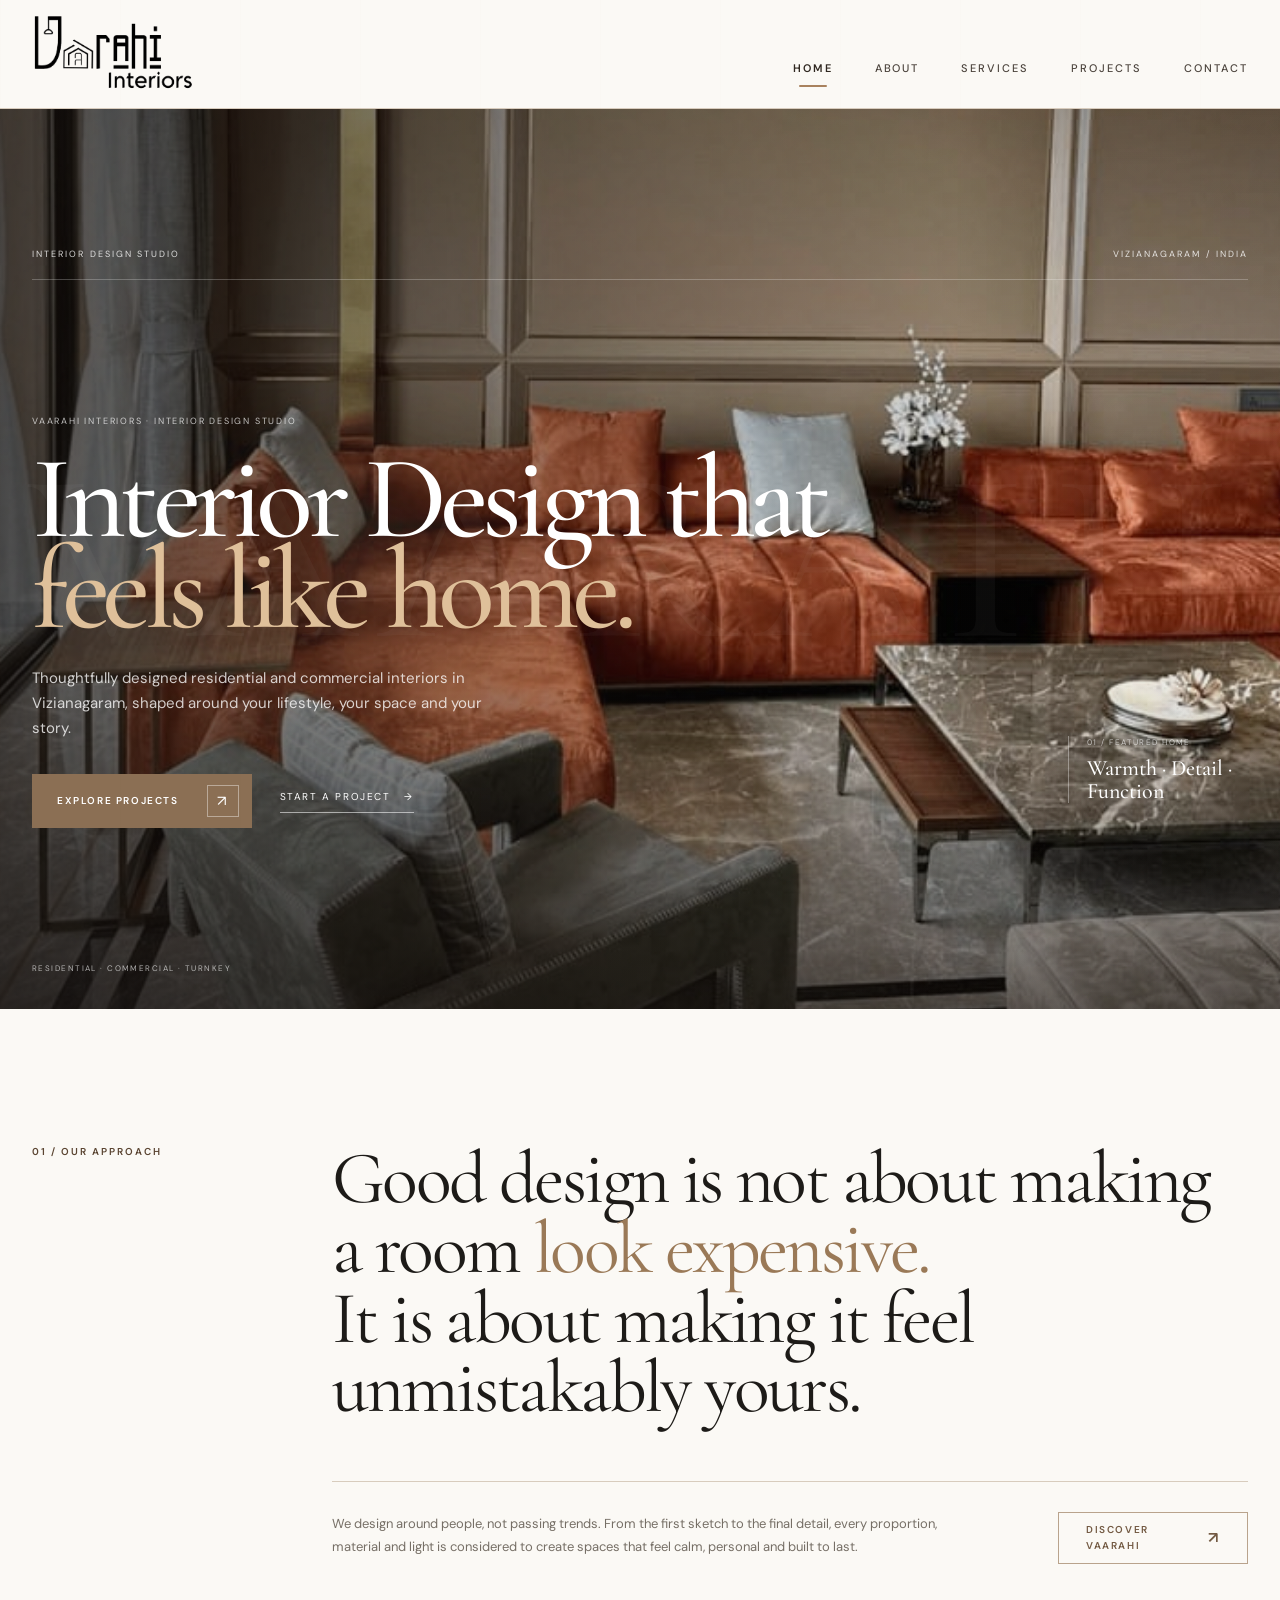
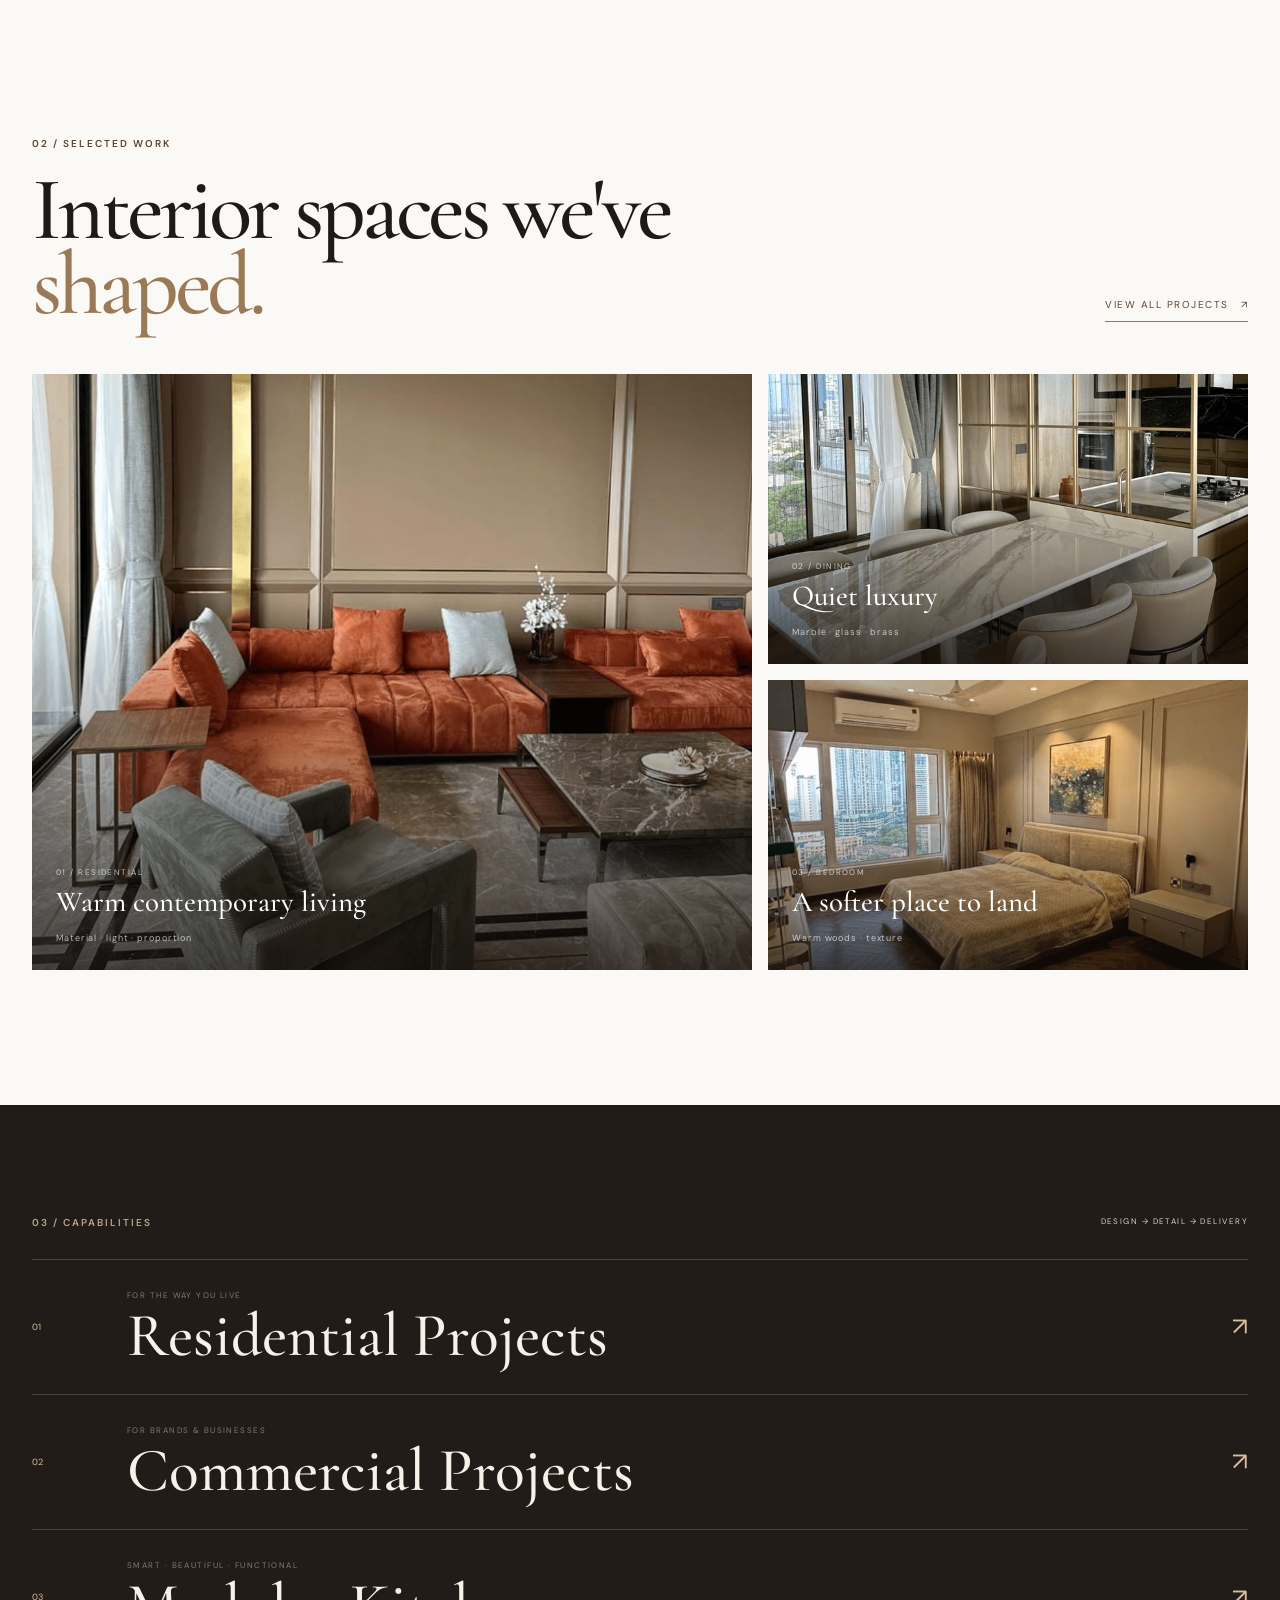
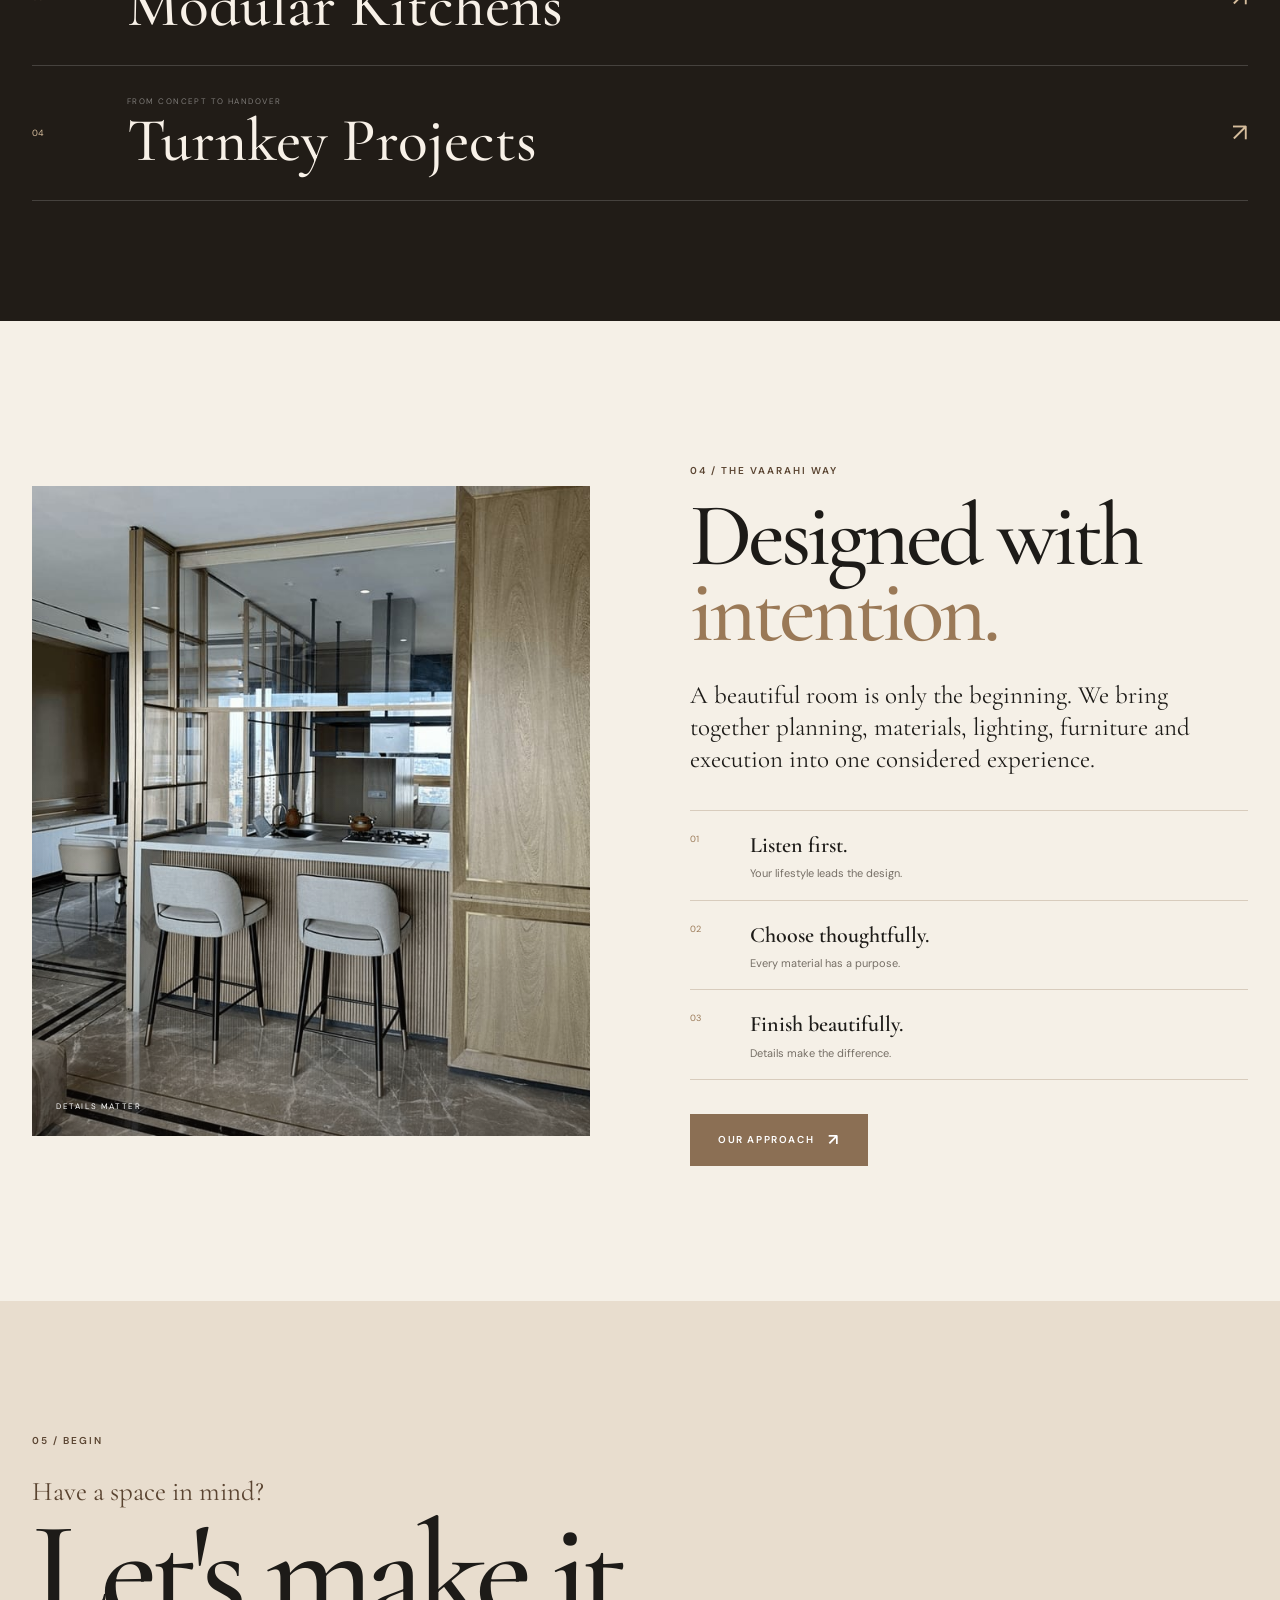
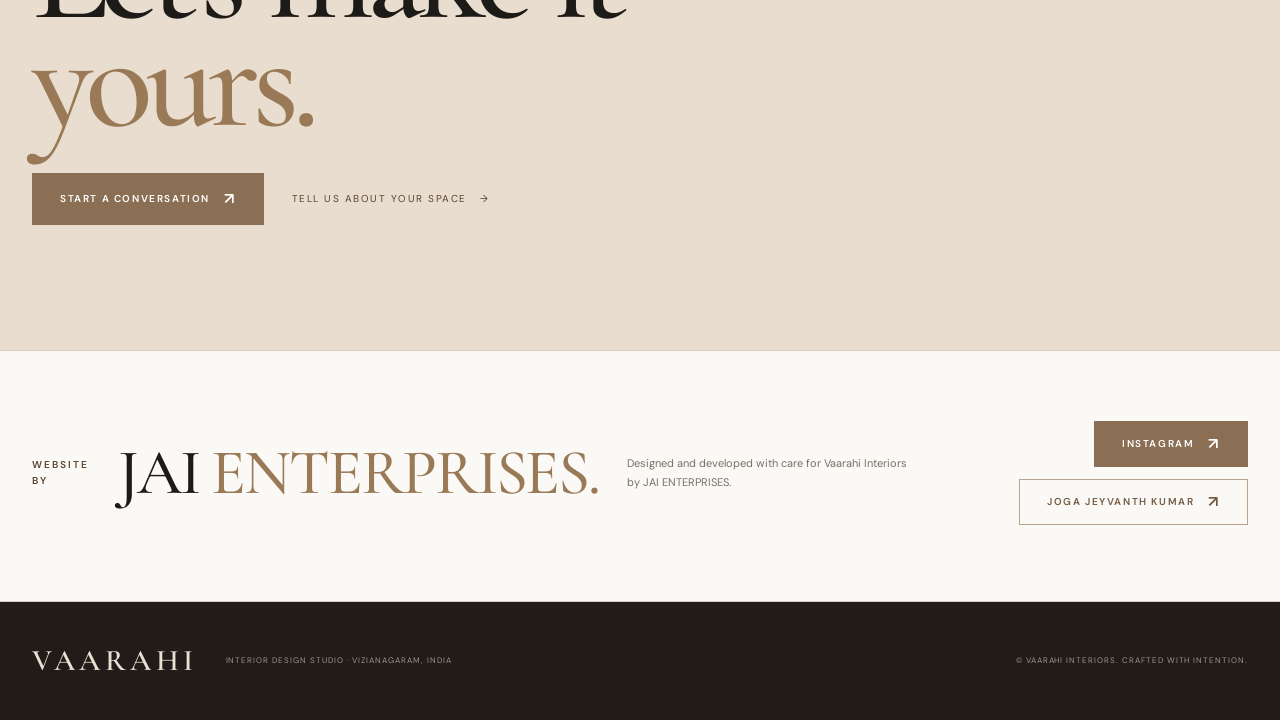
<file: index.html>
<!DOCTYPE html>
<html lang="en">
<head>
  <meta charset="UTF-8">
  <meta name="viewport" content="width=device-width, initial-scale=1.0">

  <!-- Primary SEO -->
  <title>Vaarahi Interiors | Best Interior Designers in Vizianagaram</title>

  <meta name="description" content="Vaarahi Interiors offers residential and commercial interior design services in Vizianagaram, creating stylish, functional and personalized spaces that feel like home.">

  <meta name="robots" content="index, follow">

<link rel="canonical" href="https://www.vaarahiinteriors.com/">

  <!-- Open Graph / Social Sharing -->
  <meta property="og:title" content="Vaarahi Interiors | Best Interior Designers in Vizianagaram">
  <meta property="og:description" content="Stylish, functional and personalized residential and commercial interior design solutions by Vaarahi Interiors.">
  <meta property="og:url" content="https://vaarahiinteriors.com/">
  <meta property="og:type" content="website">
  <meta property="og:site_name" content="Vaarahi Interiors">

  <!-- Website -->
  <meta name="theme-color" content="#111111">

  <!-- Stylesheet -->
  <link rel="stylesheet" href="css/style.css">

  <script type="application/ld+json">
{
  "@context": "https://schema.org",
  "@type": "HomeAndConstructionBusiness",
  "name": "Vaarahi Interiors",
  "url": "https://vaarahiinteriors.com/",
  "description": "Residential and commercial interior design services in Vizianagaram and Srikakulam, Andhra Pradesh.",
  "telephone": "+91 7207945633",
  "areaServed": [
    {
      "@type": "City",
      "name": "Vizianagaram"
    },
    {
      "@type": "City",
      "name": "Srikakulam"
    }
  ],
  "sameAs": []
}
</script>
</head>

<body class="home-page">

  <div class="page-loader" aria-hidden="true">
    <img src="images/vaarahi-logo.png" alt="Vaarahi Interiors">
  </div>

  <header class="site-header" id="top">
    <div class="container nav-wrap">
      <a class="brand" href="index.html" aria-label="Vaarahi Interiors home">
        <img src="images/vaarahi-logo.png" alt="Vaarahi Interiors logo">
      </a>

      <button class="menu-toggle" aria-label="Open menu" aria-expanded="false">
        <span></span><span></span><span></span>
      </button>

      <nav class="nav" aria-label="Main navigation">
        <a href="index.html" class="active">Home</a>
        <a href="about.html">About</a>
        <a href="services.html">Services</a>
        <a href="projects.html">Projects</a>
        <a href="contact.html">Contact</a>
      </nav>
    </div>
  </header>

  <main>

    <!-- HERO -->
    <section class="signature-hero">
      <div class="hero-slideshow" aria-label="Featured Vaarahi Interiors spaces">
       <img class="signature-hero-image is-active"
     src="images/vaarahi-project-09.jpeg"
     alt="Elegant living room interior design by Vaarahi Interiors">

<img class="signature-hero-image"
     src="images/vaarahi-project-06.jpeg"
     alt="Modern dining room interior design by Vaarahi Interiors">

<img class="signature-hero-image"
     src="images/vaarahi-project-13.jpeg"
     alt="Contemporary bedroom interior design by Vaarahi Interiors">
      </div>
      <div class="signature-overlay" aria-hidden="true"></div>
      <div class="hero-atmosphere" aria-hidden="true">
  <span class="hero-watermark">VAARAHI</span>
  <span class="hero-light"></span>
  <span class="hero-grain"></span>
</div>

      <div class="container signature-wrap">
        <div class="hero-topline">
          <span>INTERIOR DESIGN STUDIO</span>
          <span>VIZIANAGARAM / INDIA</span>
        </div>

        <div class="hero-main">
          <div class="hero-copy-block">
            <span class="hero-eyebrow">VAARAHI INTERIORS · INTERIOR DESIGN STUDIO</span>
           <h1>Interior Design that<br><em>feels like home.</em></h1>
           <p>Thoughtfully designed residential and commercial interiors in Vizianagaram, shaped around your lifestyle, your space and your story.</p>

            <div class="hero-actions">
              <a class="hero-button hero-button-light" href="projects.html">
                <span>Explore projects</span><b>↗</b>
              </a>
              <a class="hero-text-link" href="contact.html">Start a project <span>→</span></a>
            </div>
          </div>

          <div class="hero-side-note">
            <span>01 / FEATURED HOME</span>
            <strong>Warmth · Detail · Function</strong>
          </div>
        </div>

        <div class="hero-bottom">
          
          <span class="hero-location">RESIDENTIAL · COMMERCIAL · TURNKEY</span>
        </div>
      </div>
    </section>

    <!-- INTRO -->
    <section class="manifesto" id="manifesto">
      <div class="container manifesto-grid">
        <div class="section-kicker">01 / OUR APPROACH</div>
        <div class="manifesto-content">
          <p class="manifesto-big">Good design is not about making a room <em>look expensive.</em><br>It is about making it feel unmistakably yours.</p>
          <div class="manifesto-rule"></div>
          <div class="manifesto-columns">
            <p>We design around people, not passing trends. From the first sketch to the final detail, every proportion, material and light is considered to create spaces that feel calm, personal and built to last.</p>
            <a class="btn btn-outline" href="about.html">Discover Vaarahi <span>↗</span></a>
          </div>
        </div>
      </div>
    </section>

    <!-- FEATURED WORK -->
    <section class="home-featured">
      <div class="container">
        <div class="featured-head">
          <div>
            <span class="section-kicker">02 / SELECTED WORK</span>
            <h2>Interior spaces we've<br><em>shaped.</em></h2>
          </div>
          <a class="text-link" href="projects.html">View all projects <span>↗</span></a>
        </div>

        <div class="featured-grid">
          <a class="featured-card featured-card-large" href="projects.html">
            <img src="images/vaarahi-project-09.jpeg" alt="Warm contemporary living room">
            <div class="featured-overlay"></div>
            <div class="featured-caption">
              <span>01 / RESIDENTIAL</span>
              <strong>Warm contemporary living</strong>
              <small>Material · light · proportion</small>
            </div>
          </a>

          <a class="featured-card" href="projects.html">
            <img src="images/vaarahi-project-06.jpeg" alt="Marble dining space with glass partition">
            <div class="featured-overlay"></div>
            <div class="featured-caption">
              <span>02 / DINING</span>
              <strong>Quiet luxury</strong>
              <small>Marble · glass · brass</small>
            </div>
          </a>

          <a class="featured-card" href="projects.html">
            <img src="images/vaarahi-project-13.jpeg" alt="Calm bedroom interior">
            <div class="featured-overlay"></div>
            <div class="featured-caption">
              <span>03 / BEDROOM</span>
              <strong>A softer place to land</strong>
              <small>Warm woods · texture</small>
            </div>
          </a>
        </div>
      </div>
    </section>

    <!-- SERVICES -->
    <section class="home-services">
      <div class="container">
        <div class="home-service-top">
          <span class="section-kicker">03 / CAPABILITIES</span>
          <span>DESIGN → DETAIL → DELIVERY</span>
        </div>

        <div class="capability-list">
          <a href="services.html">
            <span>01</span>
            <div><small>FOR THE WAY YOU LIVE</small><h2>Residential Projects</h2></div>
            <i>↗</i>
          </a>
          <a href="services.html">
            <span>02</span>
            <div><small>FOR BRANDS & BUSINESSES</small><h2>Commercial Projects</h2></div>
            <i>↗</i>
          </a>
          <a href="services.html">
            <span>03</span>
            <div><small>SMART · BEAUTIFUL · FUNCTIONAL</small><h2>Modular Kitchens</h2></div>
            <i>↗</i>
          </a>
          <a href="services.html">
            <span>04</span>
            <div><small>FROM CONCEPT TO HANDOVER</small><h2>Turnkey Projects</h2></div>
            <i>↗</i>
          </a>
        </div>
      </div>
    </section>

    <!-- WHY VAARAHI -->
    <section class="home-philosophy">
      <div class="container philosophy-layout">
        <div class="philosophy-image">
         <img src="images/vaarahi-project-10.jpeg"
     alt="Modern kitchen and dining interior design by Vaarahi Interiors">
          <span>DETAILS MATTER</span>
        </div>
        <div class="philosophy-copy">
          <span class="section-kicker">04 / THE VAARAHI WAY</span>
          <h2>Designed with<br><em>intention.</em></h2>
          <p class="lead">A beautiful room is only the beginning. We bring together planning, materials, lighting, furniture and execution into one considered experience.</p>

          <div class="principles">
            <div><span>01</span><strong>Listen first.</strong><p>Your lifestyle leads the design.</p></div>
            <div><span>02</span><strong>Choose thoughtfully.</strong><p>Every material has a purpose.</p></div>
            <div><span>03</span><strong>Finish beautifully.</strong><p>Details make the difference.</p></div>
          </div>

          <a class="btn btn-primary" href="about.html">Our approach <span>↗</span></a>
        </div>
      </div>
    </section>

    <!-- CTA -->
    <section class="home-cta">
      <div class="container home-cta-inner">
        <span class="section-kicker">05 / BEGIN</span>
        <p>Have a space in mind?</p>
        <h2>Let's make it<br><em>yours.</em></h2>
        <div class="cta-actions">
          <a class="btn btn-primary" href="contact.html">Start a conversation <span>↗</span></a>
          <a class="cta-phone" href="contact.html">Tell us about your space <span>→</span></a>
        </div>
      </div>
    </section>

    <!-- WEBSITE CREDIT -->
    <section class="site-credit" aria-label="Website credit">
      <div class="container site-credit-inner">
        <span class="section-kicker">WEBSITE BY</span>
        <h2>JAI <em>ENTERPRISES.</em></h2>
        <p>Designed and developed with care for Vaarahi Interiors by JAI ENTERPRISES.</p>
        <div class="site-credit-actions">
          <a class="btn btn-primary" href="https://www.instagram.com/jai.enterprisesofficial/" target="_blank" rel="noopener noreferrer">
            Instagram <span>↗</span>
          </a>
          <a class="btn btn-outline" href="https://joga-jeyvanth-kumar.vercel.app/" target="_blank" rel="noopener noreferrer">
            joga jeyvanth kumar <span>↗</span>
          </a>
        </div>
      </div>
    </section>

  </main>
  <button class="back-to-top" id="backToTop" aria-label="Back to top">
  ↑
</button>

  <footer>
    <div class="container footer-wrap">
      <div class="footer-left">
        <span class="footer-brand">VAARAHI</span>
        <span>Interior Design Studio · Vizianagaram, India</span>
      </div>
      <span>© Vaarahi Interiors. Crafted with intention.</span>
      
    </div>
  </footer>

  <script src="js/analytics.js"></script>
  <script src="js/script.js"></script>
</body>
</html>
</file>
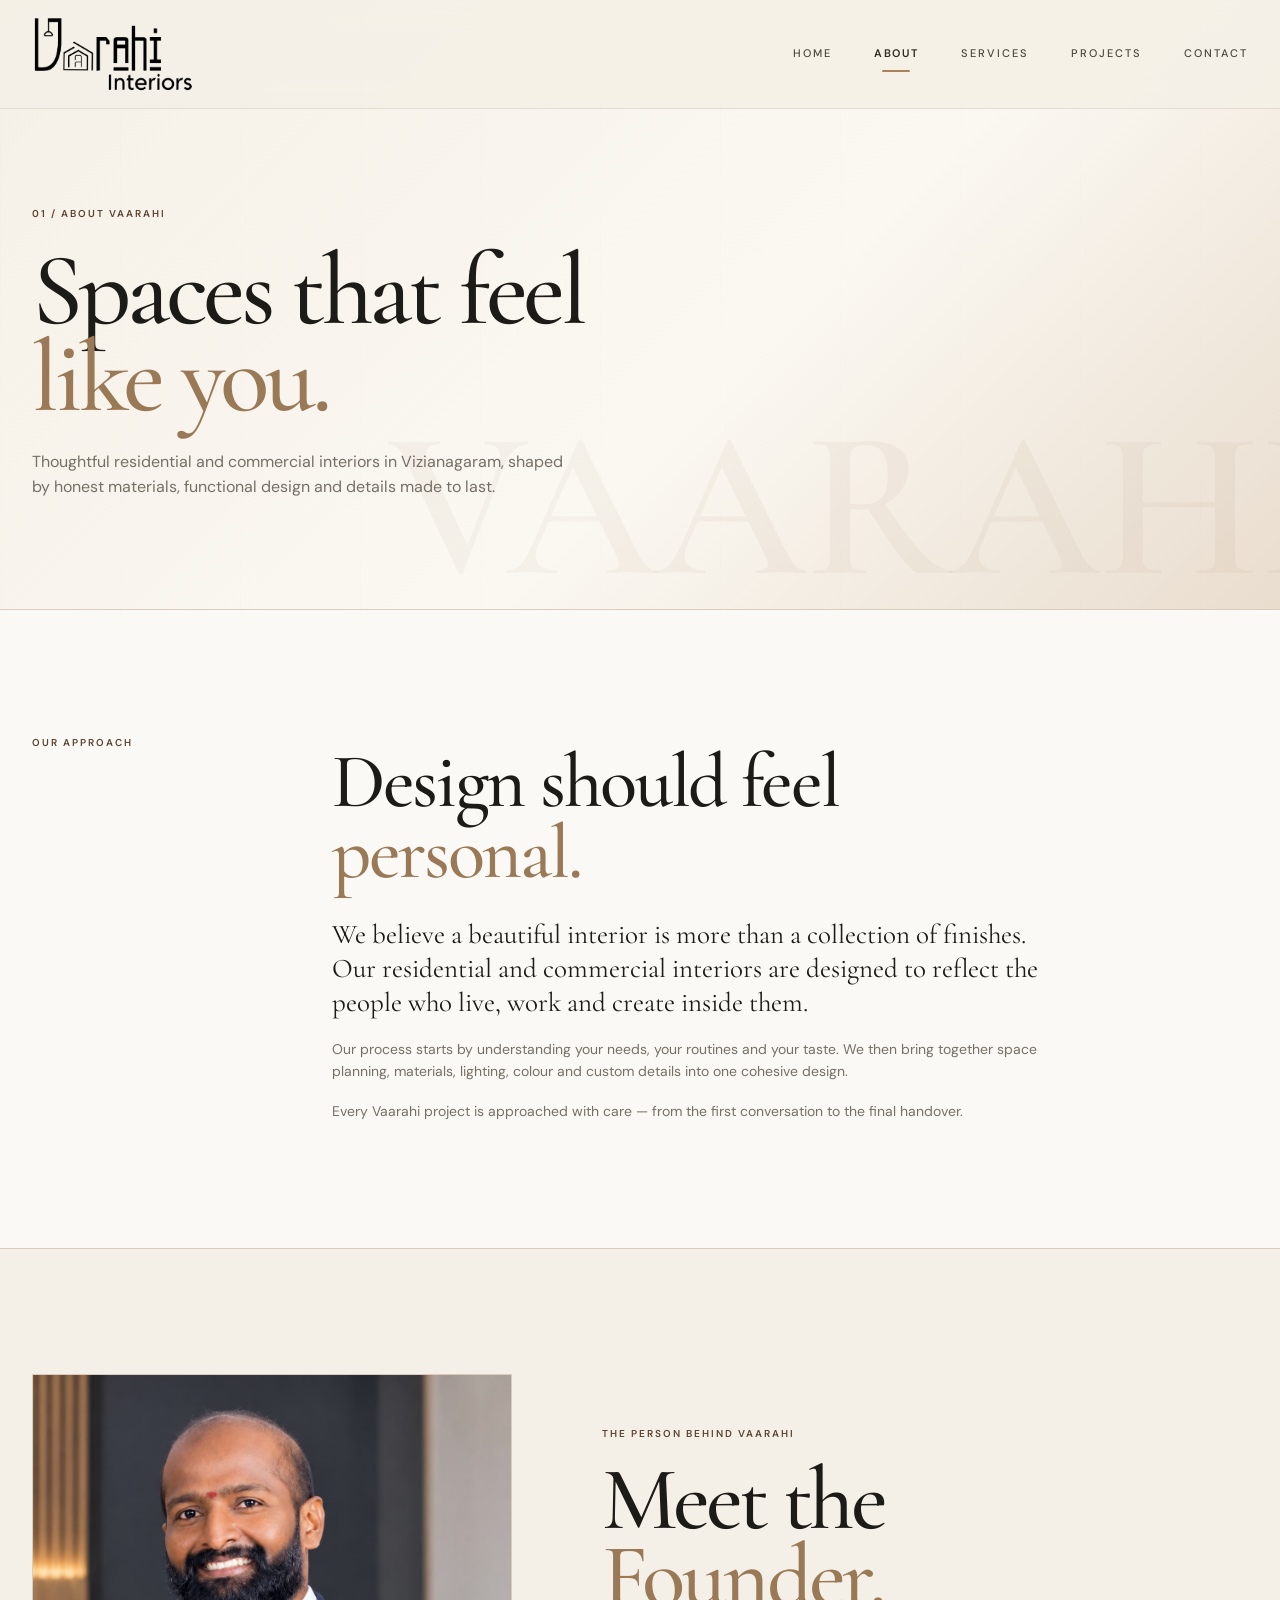
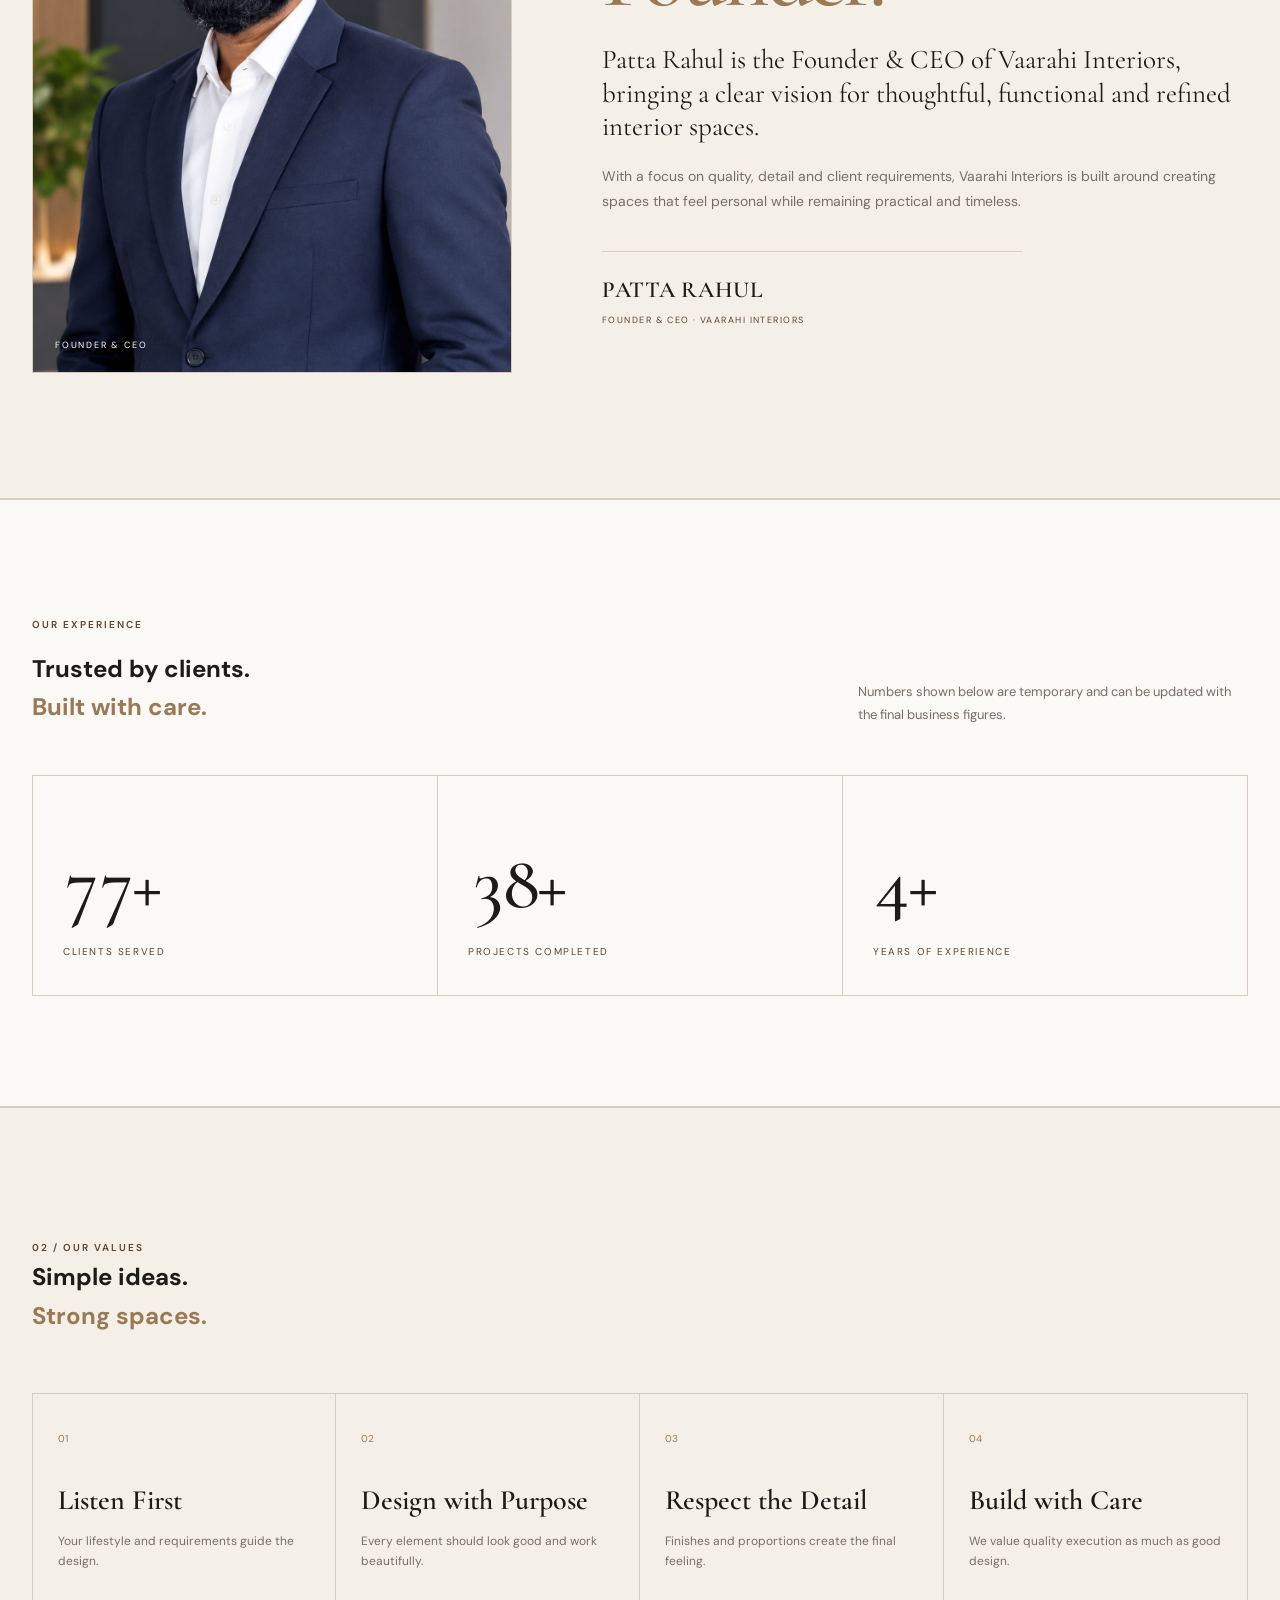
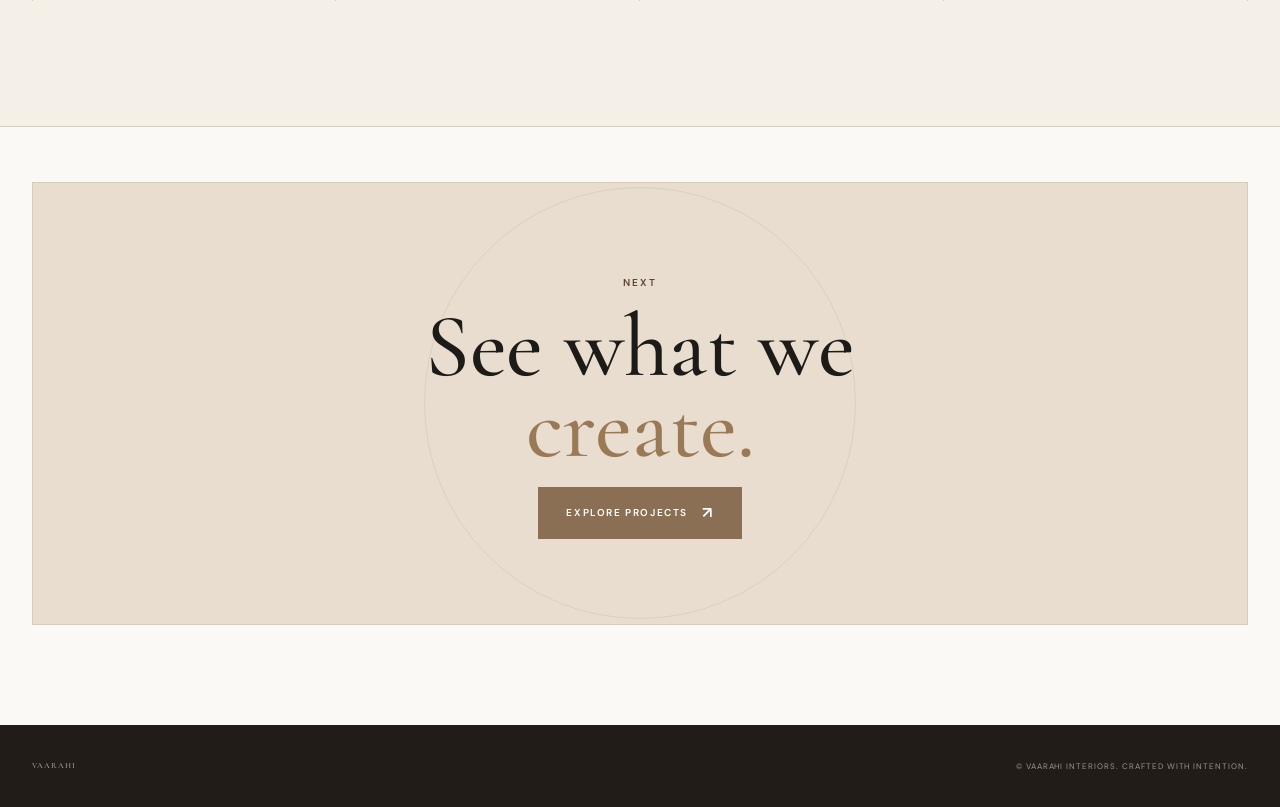
<file: about.html>
<!DOCTYPE html>
<html lang="en">
<title>About Vaarahi Interiors | Interior Designers in Vizianagaram</title>

<meta name="description" content="Learn about Vaarahi Interiors, a Vizianagaram-based interior design company focused on creating elegant, functional and personalized residential and commercial spaces.">

<meta name="robots" content="index, follow">

<link rel="canonical" href="https://www.vaarahiinteriors.com/about.html">
<link rel="stylesheet" href="css/style.css">
<body>
  <div class="page-loader" aria-hidden="true"><img src="images/vaarahi-logo.png" alt="Vaarahi Interiors"></div>

  <header class="site-header" id="top">
    <div class="container nav-wrap">
      <a class="brand" href="index.html" aria-label="Vaarahi Interiors home"><img src="images/vaarahi-logo.png" alt="Vaarahi Interiors logo"></a>
      <button class="menu-toggle" aria-label="Open menu" aria-expanded="false">
        <span></span><span></span><span></span>
      </button>
      <nav class="nav" aria-label="Main navigation">
        <a href="index.html">Home</a>
        <a href="about.html" class="active">About</a>
        <a href="services.html">Services</a>
        <a href="projects.html">Projects</a>
        <a href="contact.html">Contact</a>
      </nav>
    </div>
  </header>

  <main>
    
<section class="inner-hero">
  <div class="container inner-hero-content">
    <span class="section-kicker">01 / ABOUT VAARAHI</span>
   <h1>Spaces that feel<br><em>like you.</em></h1>
<p>Thoughtful residential and commercial interiors in Vizianagaram, shaped by honest materials, functional design and details made to last.</p>
  </div>
</section>
<section class="section">
  <div class="container story-grid">
    <div class="section-kicker">OUR APPROACH</div>
    <div>
      <h2>Design should feel<br><em>personal.</em></h2>
      <p class="lead">We believe a beautiful interior is more than a collection of finishes. Our residential and commercial interiors are designed to reflect the people who live, work and create inside them.</p>
      <p>Our process starts by understanding your needs, your routines and your taste. We then bring together space planning, materials, lighting, colour and custom details into one cohesive design.</p>
      <p>Every Vaarahi project is approached with care — from the first conversation to the final handover.</p>
    </div>
  </div>
</section>

<section class="section founder-section" aria-label="Founder of Vaarahi Interiors">
  <div class="container founder-grid">
    <div class="founder-photo-wrap">
      <img src="images/joga-jeyvanth-kumar.jpg" alt="Patta Rahul, Founder & CEO of Vaarahi Interiors">
      <span>FOUNDER &amp; CEO</span>
    </div>
    <div class="founder-copy">
      <span class="section-kicker">THE PERSON BEHIND VAARAHI</span>
      <h2>Meet the<br><em>Founder.</em></h2>
      <p class="lead">Patta Rahul is the Founder &amp; CEO of Vaarahi Interiors, bringing a clear vision for thoughtful, functional and refined interior spaces.</p>
      <p>With a focus on quality, detail and client requirements, Vaarahi Interiors is built around creating spaces that feel personal while remaining practical and timeless.</p>
      <div class="founder-signature">
        <strong>PATTA RAHUL</strong>
        <span>Founder &amp; CEO · Vaarahi Interiors</span>
      </div>
    </div>
  </div>
</section>
<section class="section experience-stats" aria-label="Vaarahi Interiors experience">
  <div class="container">
    <div class="section-head stats-head">
      <div>
        <span class="section-kicker">OUR EXPERIENCE</span>
        <h2>Trusted by clients.<br><em>Built with care.</em></h2>
      </div>
      <p>Numbers shown below are temporary and can be updated with the final business figures.</p>
    </div>
    <div class="stats-grid">
      <article class="stat-card"><strong class="stat-number" data-target="100">0+</strong><span>Clients Served</span></article>
      <article class="stat-card"><strong class="stat-number" data-target="50">0+</strong><span>Projects Completed</span></article>
      <article class="stat-card"><strong class="stat-number" data-target="5">0+</strong><span>Years of Experience</span></article>
    </div>
  </div>
</section>
<section class="section philosophy">
  <div class="container">
    <div class="section-head"><div><span class="section-kicker">02 / OUR VALUES</span><h2>Simple ideas.<br><em>Strong spaces.</em></h2></div></div>
    <div class="value-grid">
      <article><span>01</span><h3>Listen First</h3><p>Your lifestyle and requirements guide the design.</p></article>
      <article><span>02</span><h3>Design with Purpose</h3><p>Every element should look good and work beautifully.</p></article>
      <article><span>03</span><h3>Respect the Detail</h3><p>Finishes and proportions create the final feeling.</p></article>
      <article><span>04</span><h3>Build with Care</h3><p>We value quality execution as much as good design.</p></article>
    </div>
  </div>
</section>
<section class="cta section"><div class="container cta-box"><span class="section-kicker">NEXT</span><h2>See what we<br><em>create.</em></h2><a class="btn btn-primary" href="projects.html">Explore Projects <span>↗</span></a></div></section>

  </main>

  <button class="back-to-top" id="backToTop" aria-label="Back to top">
  ↑
</button>
  <footer>
    <div class="container footer-wrap">
      <span class="footer-brand">VAARAHI</span>
      <span>© Vaarahi Interiors. Crafted with intention.</span>
      
    </div>
  </footer>
  <script src="js/analytics.js"></script>
  <script src="js/script.js"></script>
</body>
</html>
</file>
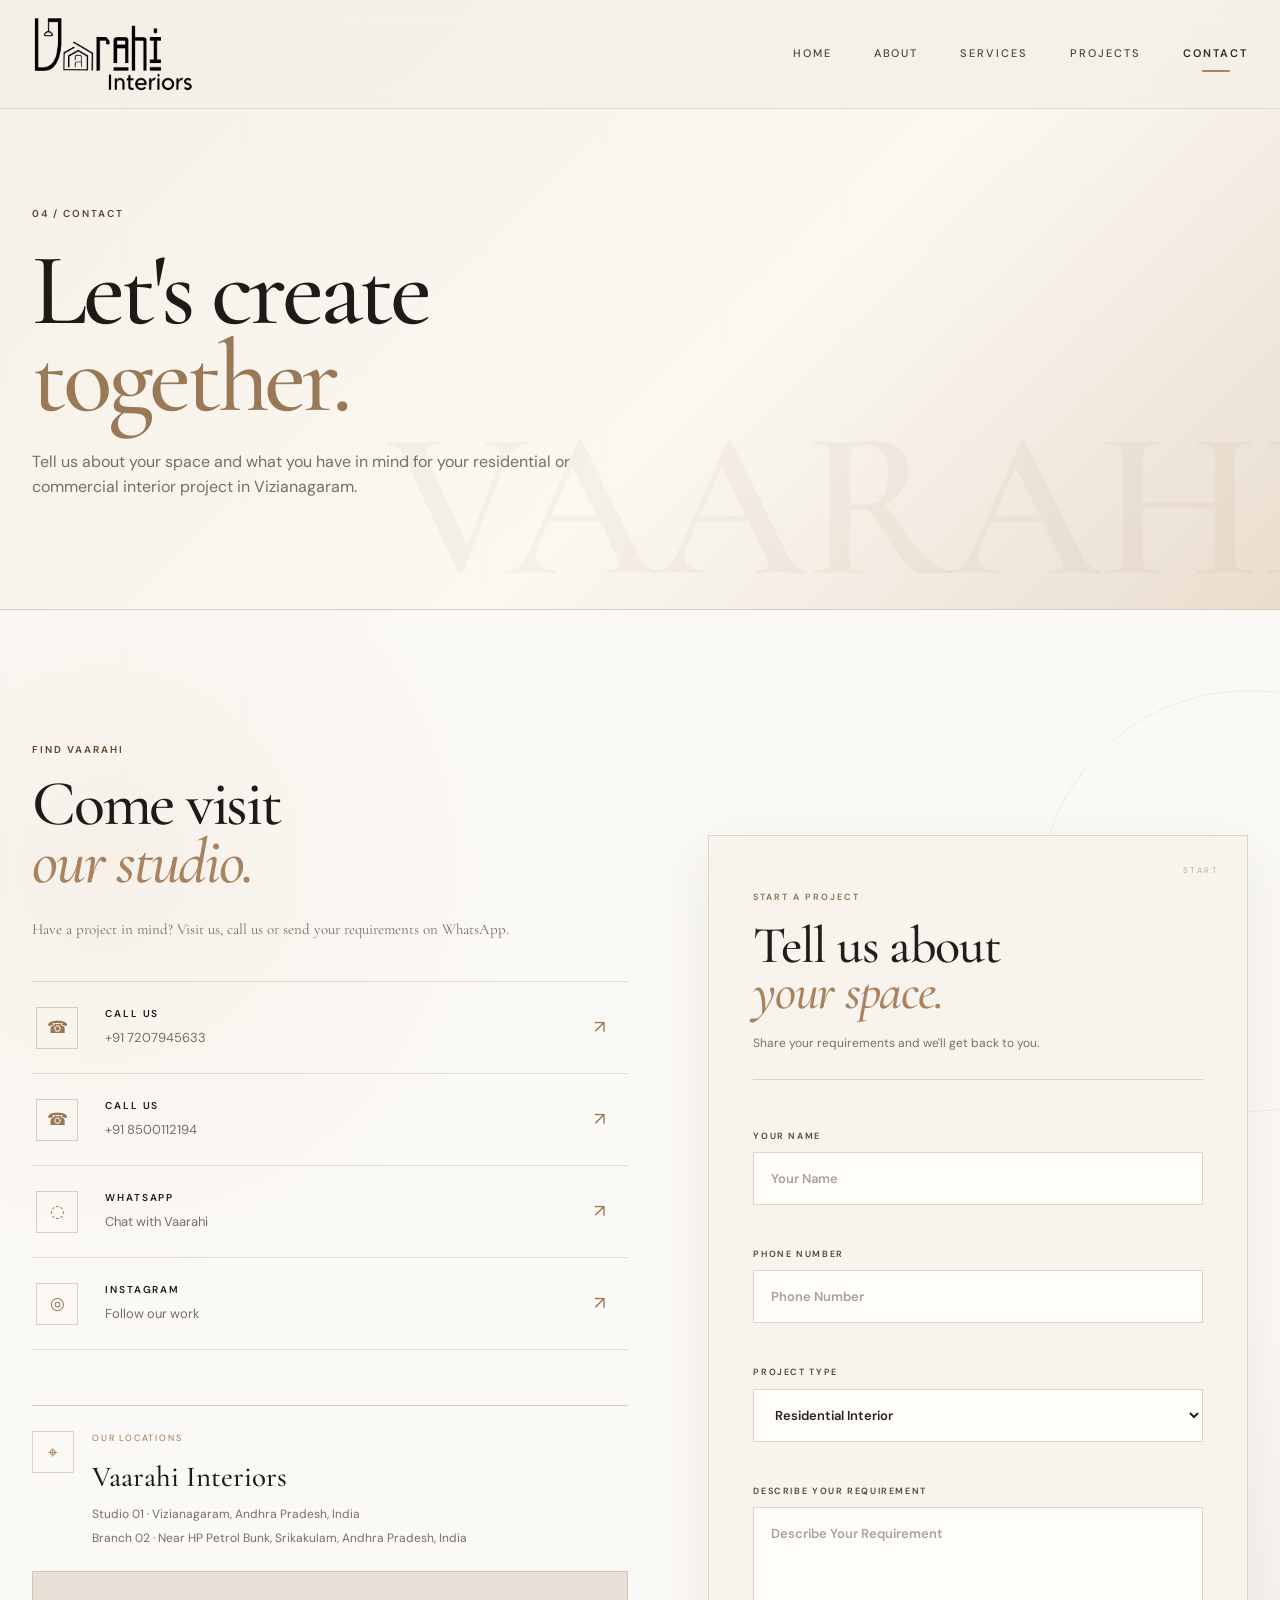
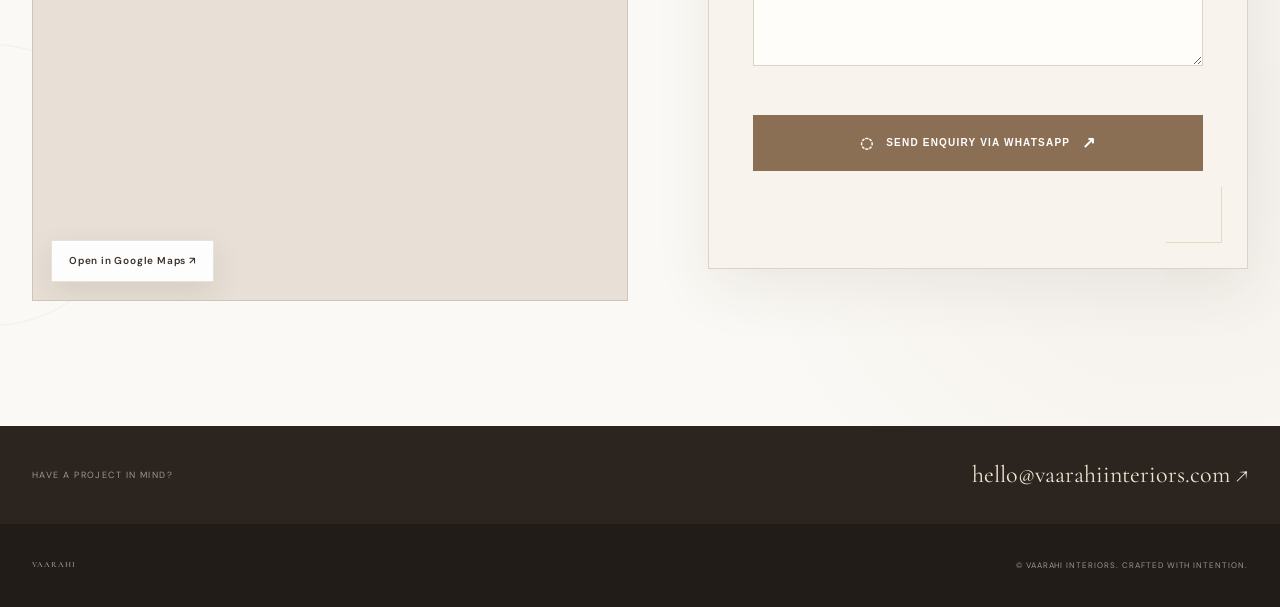
<file: contact.html>
<!DOCTYPE html>
<html lang="en">
<title>Contact Vaarahi Interiors | Interior Designers in Vizianagaram</title>

<meta name="description" content="Contact Vaarahi Interiors for residential and commercial interior design services in Vizianagaram. Get in touch to discuss your interior design project.">

<meta name="robots" content="index, follow">

<link rel="canonical" href="https://www.vaarahiinteriors.com/contact.html">
<link rel="stylesheet" href="css/style.css">
<body>
  <div class="page-loader" aria-hidden="true"><img src="images/vaarahi-logo.png" alt="Vaarahi Interiors"></div>

  <header class="site-header" id="top">
    <div class="container nav-wrap">
      <a class="brand" href="index.html" aria-label="Vaarahi Interiors home"><img src="images/vaarahi-logo.png" alt="Vaarahi Interiors logo"></a>
      <button class="menu-toggle" aria-label="Open menu" aria-expanded="false">
        <span></span><span></span><span></span>
      </button>
      <nav class="nav" aria-label="Main navigation">
        <a href="index.html">Home</a>
        <a href="about.html">About</a>
        <a href="services.html">Services</a>
        <a href="projects.html">Projects</a>
        <a href="contact.html" class="active">Contact</a>
      </nav>
    </div>
  </header>

  <main>
    
<section class="inner-hero contact-hero">
  <div class="container inner-hero-content">
    <span class="section-kicker">04 / CONTACT</span>
    <h1>Let's create<br><em>together.</em></h1>
    <p>Tell us about your space and what you have in mind for your residential or commercial interior project in Vizianagaram.</p>
  </div>
</section>

<section class="section contact-section">
  <div class="container contact-page-grid">
    <div class="contact-left">
      <span class="section-kicker">FIND VAARAHI</span>
      <h2>Come visit<br><em>our studio.</em></h2>
      <p class="lead">Have a project in mind? Visit us, call us or send your requirements on WhatsApp.</p>

      <div class="contact-detail-list">
        <a class="contact-detail" href="tel:+917207945633">
          <span class="detail-icon">☎</span>
          <span><b>CALL US</b><small>+91 7207945633</small></span>
          <strong>↗</strong>
        </a>
        <a class="contact-detail" href="tel:+918500112194">
          <span class="detail-icon">☎</span>
          <span><b>CALL US</b><small>+91 8500112194</small></span>
          <strong>↗</strong>
        </a>
        <a class="contact-detail" href="https://wa.me/917207945633" target="_blank" rel="noopener">
  <span class="detail-icon">◌</span>
  <span><b>WHATSAPP</b><small>Chat with Vaarahi</small></span>
  <strong>↗</strong>
</a>
        <a class="contact-detail" href="https://www.instagram.com/" target="_blank" rel="noopener">
          <span class="detail-icon">◎</span>
          <span><b>INSTAGRAM</b><small>Follow our work</small></span>
          <strong>↗</strong>
        </a>
      </div>

      <div class="location-block">
        <div class="location-heading">
          <span class="detail-icon">⌖</span>
          <div>
            <span>OUR LOCATIONS</span>
            <strong>Vaarahi Interiors</strong>
            <p>Studio 01 · Vizianagaram, Andhra Pradesh, India</p>
            <p>Branch 02 · Near HP Petrol Bunk, Srikakulam, Andhra Pradesh, India</p>
          </div>
        </div>
        <div class="map-wrap">
          <iframe
            src="https://www.google.com/maps/embed?pb=!1m18!1m12!1m3!1d3792.184744371129!2d83.41899907518176!3d18.109257882906384!2m3!1f0!2f0!3f0!3m2!1i1024!2i768!4f13.1!3m3!1m2!1s0x3a3be57d8d1719c1%3A0xc12d1f54c1360206!2sVAARAHI%20INTERIORS!5e0!3m2!1sen!2sin!4v1787845833381!5m2!1sen!2sin"
            width="600" height="450" style="border:0;" allowfullscreen="" loading="lazy" referrerpolicy="strict-origin-when-cross-origin" title="Vaarahi Interiors location map"></iframe>
          <a class="map-open" href="https://www.google.com/maps/place/VAARAHI+INTERIORS/@18.1092579,83.4189991,17z/data=!3m1!4b1!4m6!3m5!1s0x3a3be57d8d1719c1:0xc12d1f54c1360206!8m2!3d18.1092579!4d83.421574!16s%2Fg%2F11m641ffg5?hl=en-IN&entry=ttu&g_ep=EgoyMDI2MDgyNC4wIKXMDSoASAFQAw%3D%3D" target="_blank" rel="noopener">Open in Google Maps ↗</a>
        </div>
      </div>
    </div>

    <form class="contact-form contact-form-premium" onsubmit="return handleContact(event)">
      <div class="form-top"><span class="section-kicker">START A PROJECT</span><h3>Tell us about<br><em>your space.</em></h3><p>Share your requirements and we'll get back to you.</p></div>
      <label>Your Name<input required type="text" name="name" placeholder="Your Name"></label>
      <label>Phone Number<input required type="tel" name="phone" placeholder="Phone Number"></label>
      <label>Project Type<select name="project"><option>Residential Interior</option><option>Commercial Interior</option><option>Modular Kitchen</option><option>Turnkey Project</option></select></label>
      <label>Describe Your Requirement<textarea name="message" rows="6" placeholder="Describe Your Requirement"></textarea></label>
      <button class="btn btn-primary whatsapp-submit" type="submit"><span>◌</span> Send Enquiry via WhatsApp <span>↗</span></button>
      <p class="form-note" id="form-note"></p>
    </form>
  </div>
</section>

<section class="contact-strip">
  <div class="container contact-strip-inner">
    <span>HAVE A PROJECT IN MIND?</span><a href="mailto:hello@vaarahiinteriors.com">hello@vaarahiinteriors.com ↗</a>
  </div>
</section>

  </main>

  <button class="back-to-top" id="backToTop" aria-label="Back to top">
  ↑
</button>
  <footer>
    <div class="container footer-wrap">
      <span class="footer-brand">VAARAHI</span>
      <span>© Vaarahi Interiors. Crafted with intention.</span>
      
    </div>
  </footer>
  <script src="js/analytics.js"></script>
  <script src="js/script.js"></script>
</body>
</html>
</file>
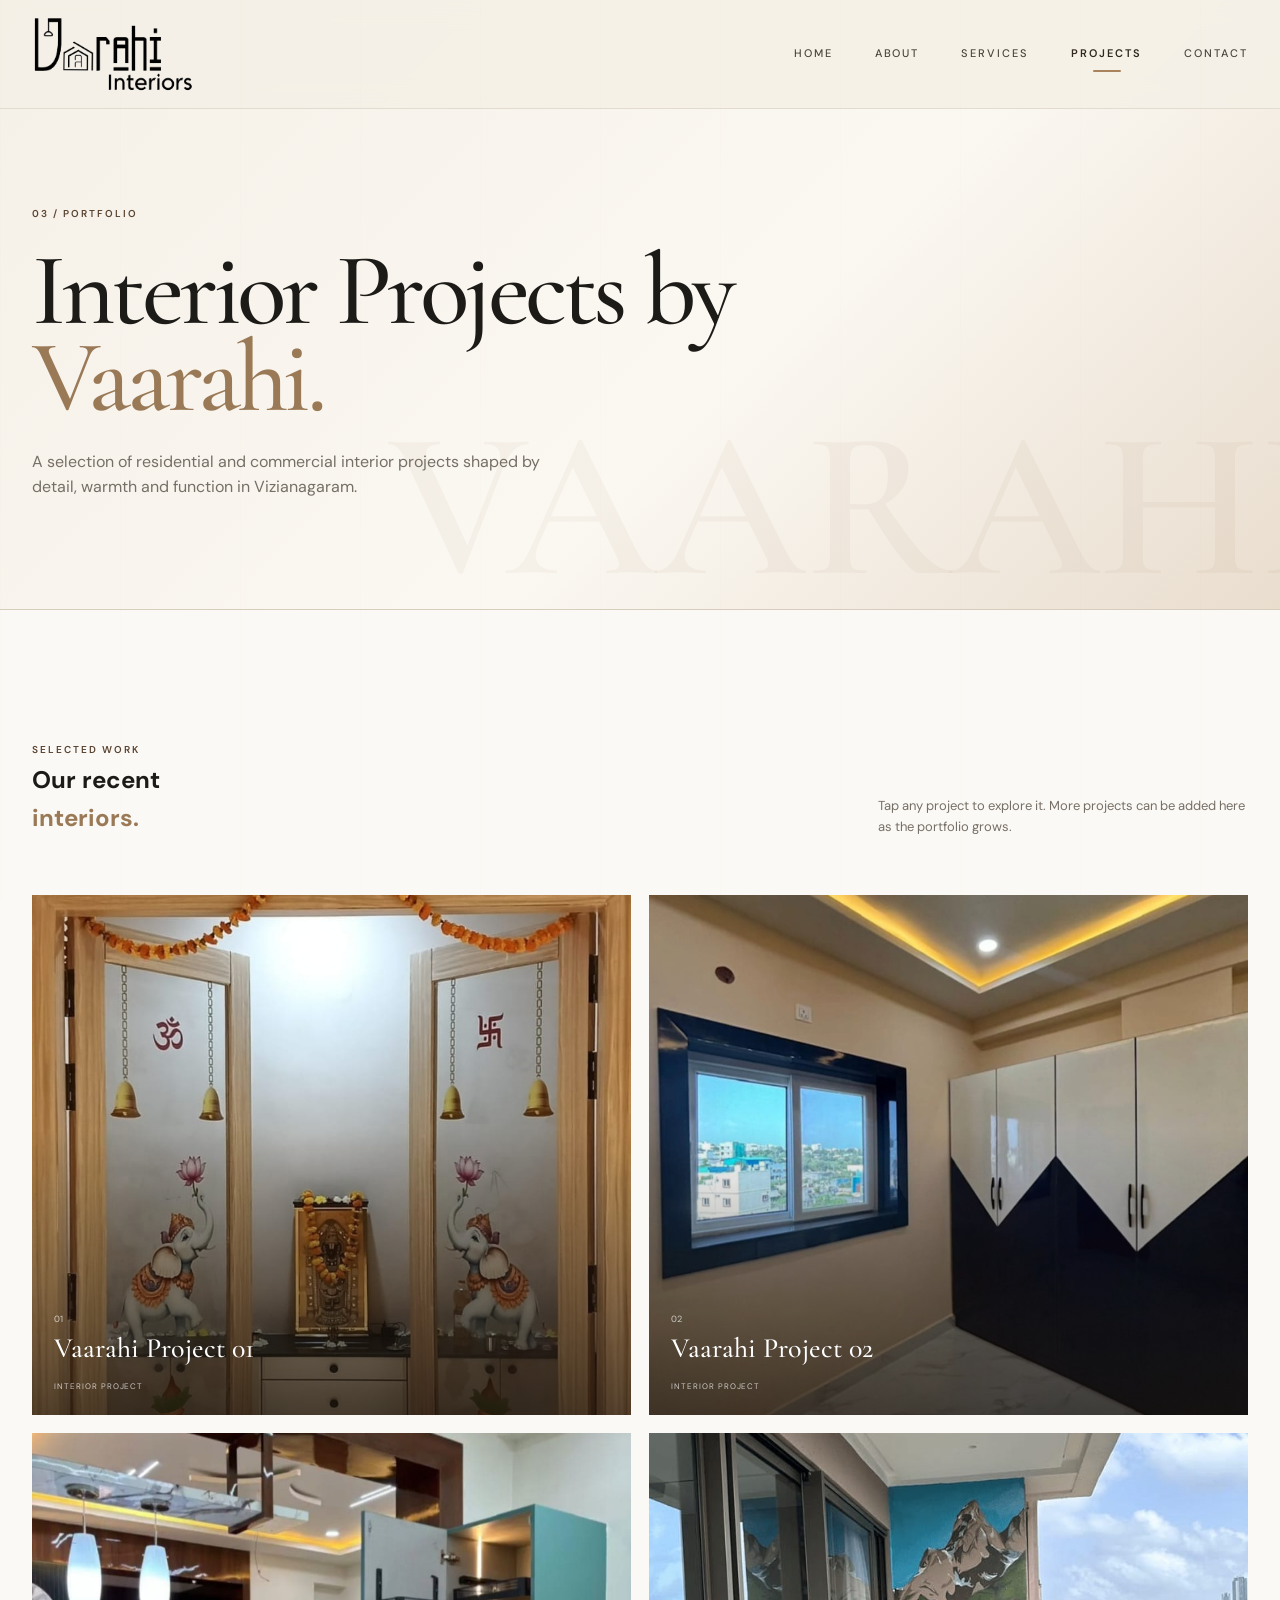
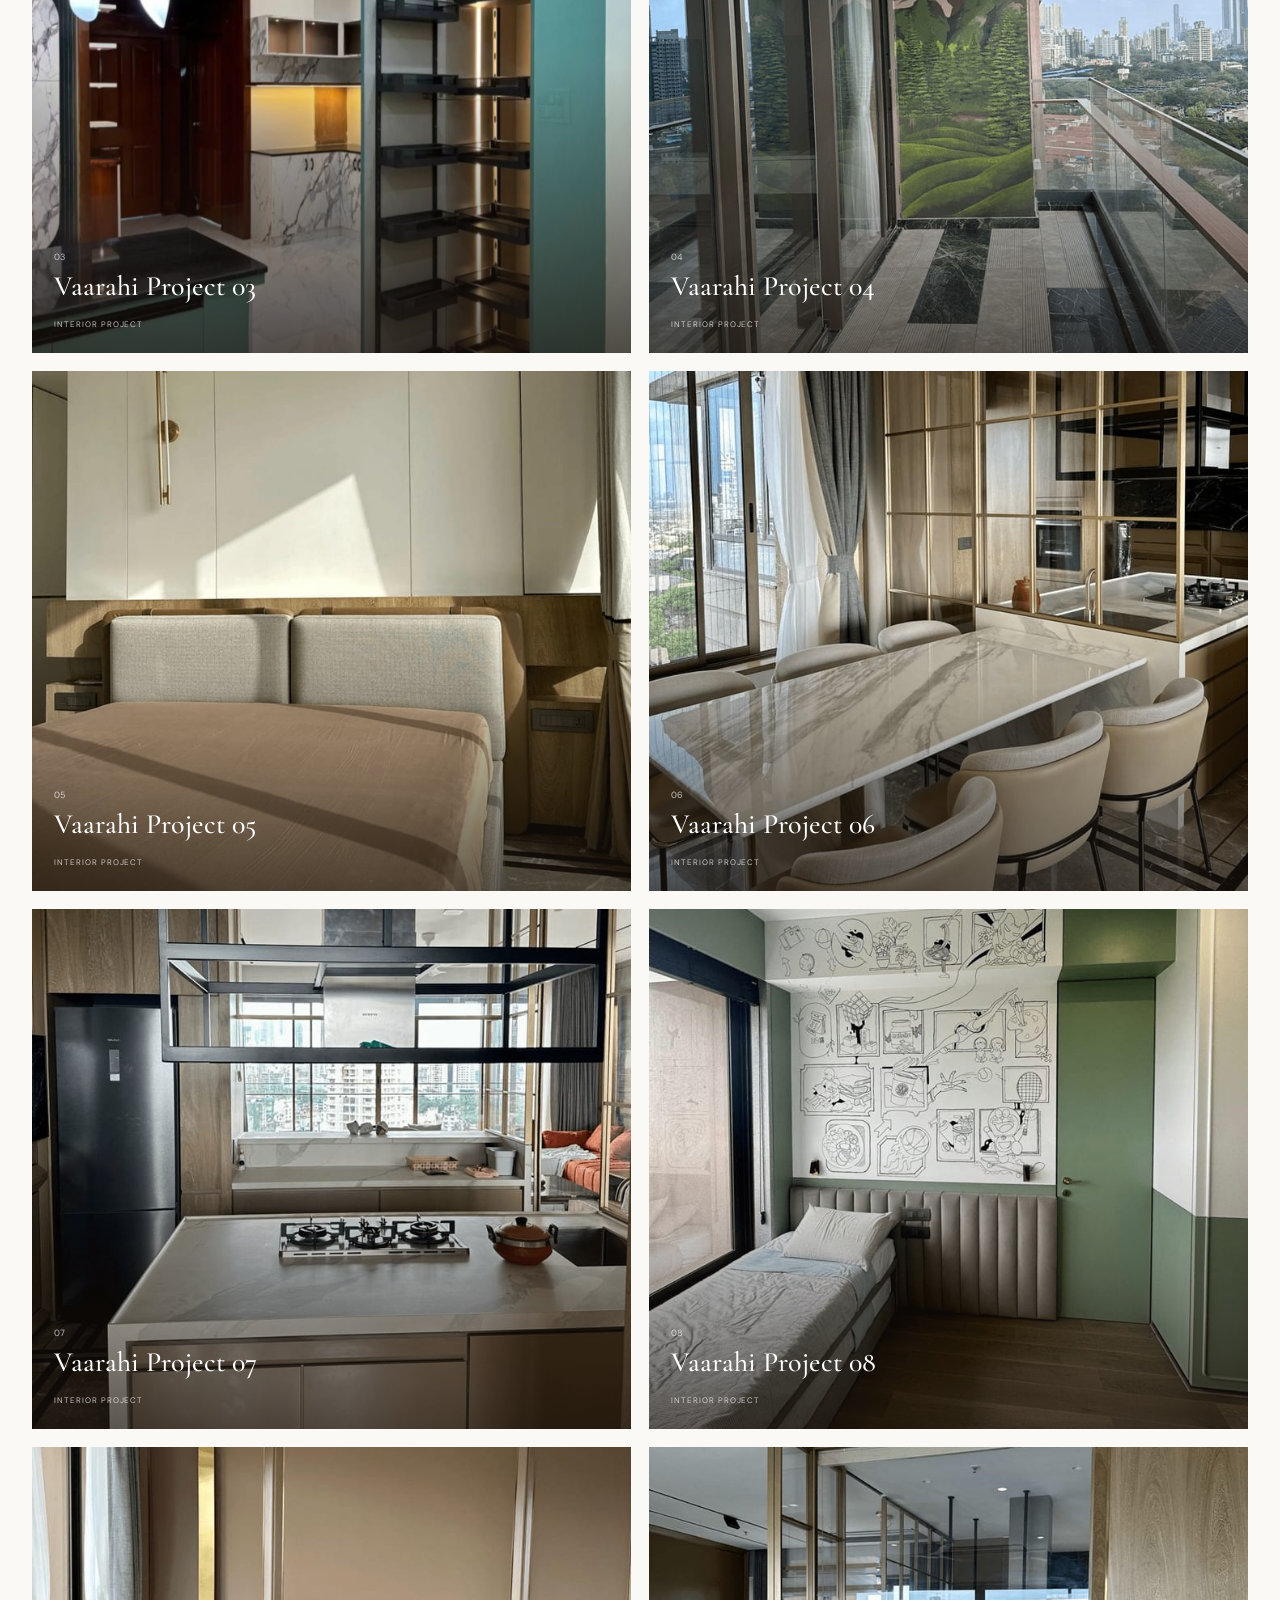
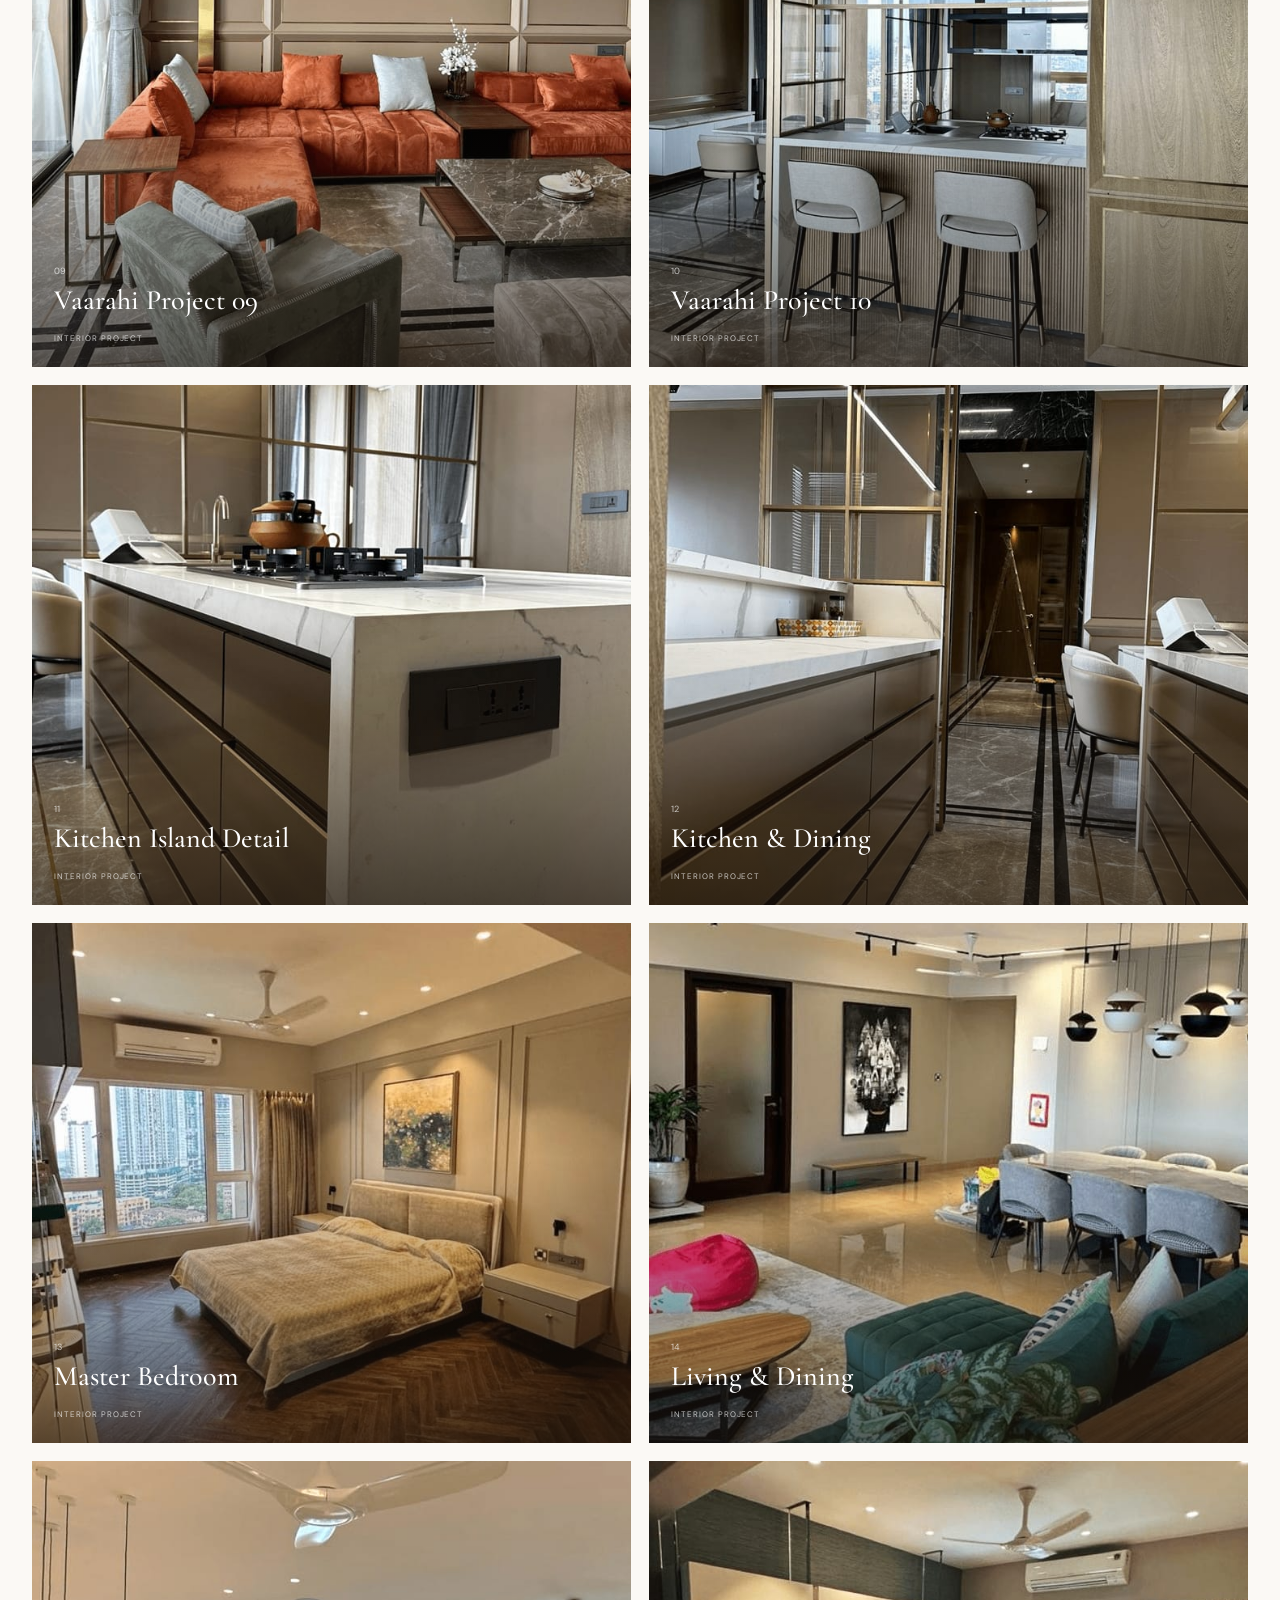
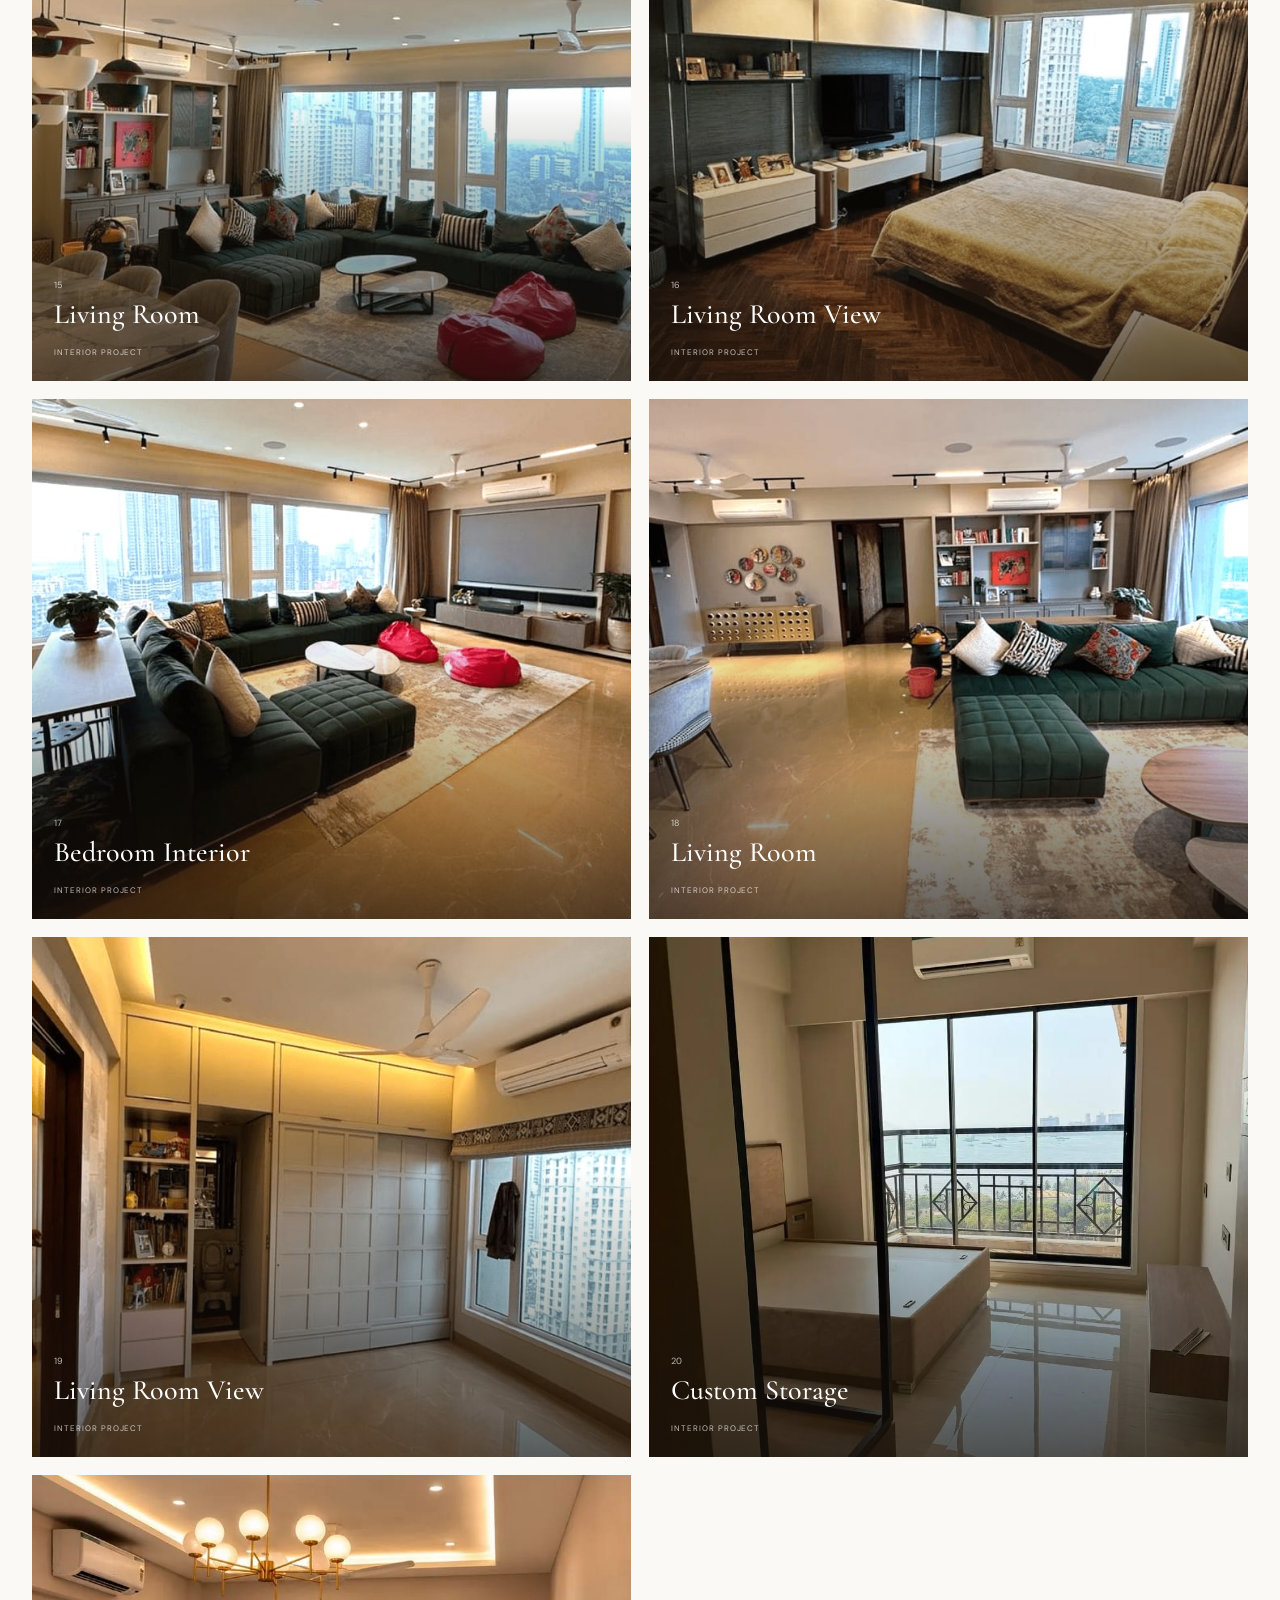
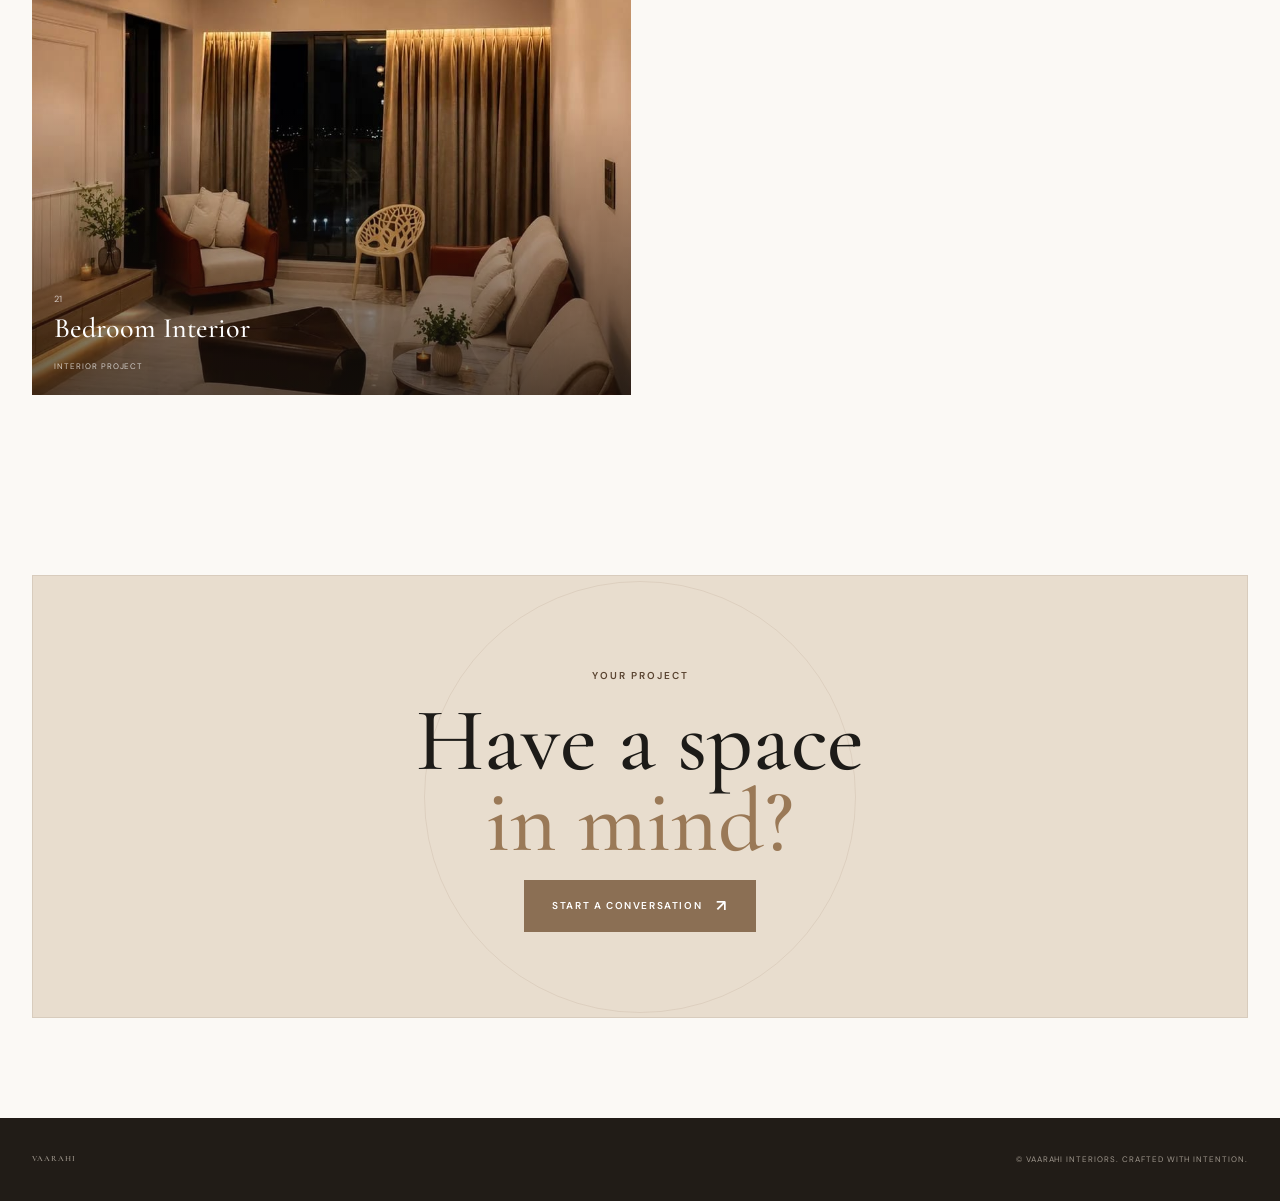
<file: projects.html>
<!DOCTYPE html>
<html lang="en">
<title>Interior Design Projects in Vizianagaram | Vaarahi Interiors</title>

<meta name="description" content="Explore Vaarahi Interiors projects and see our residential and commercial interior design work, crafted with modern style, functionality and attention to detail.">

<meta name="robots" content="index, follow">

<link rel="canonical" href="https://www.vaarahiinteriors.com/projects.html">
<link rel="stylesheet" href="css/style.css">
<body>
  <div class="page-loader" aria-hidden="true"><img src="images/vaarahi-logo.png" alt="Vaarahi Interiors"></div>

  <header class="site-header" id="top">
    <div class="container nav-wrap">
      <a class="brand" href="index.html" aria-label="Vaarahi Interiors home"><img src="images/vaarahi-logo.png" alt="Vaarahi Interiors logo"></a>
      <button class="menu-toggle" aria-label="Open menu" aria-expanded="false">
        <span></span><span></span><span></span>
      </button>
      <nav class="nav" aria-label="Main navigation">
        <a href="index.html">Home</a>
        <a href="about.html">About</a>
        <a href="services.html">Services</a>
        <a href="projects.html" class="active">Projects</a>
        <a href="contact.html">Contact</a>
      </nav>
    </div>
  </header>

  <main>
    
<section class="inner-hero">
  <div class="container inner-hero-content">
    <span class="section-kicker">03 / PORTFOLIO</span>
    <h1>Interior Projects by<br><em>Vaarahi.</em></h1>
   <p>A selection of residential and commercial interior projects shaped by detail, warmth and function in Vizianagaram.</p>
  </div>
</section>
<section class="section">
  <div class="container">
    <div class="section-head projects-head"><div><span class="section-kicker">SELECTED WORK</span><h2>Our recent<br><em>interiors.</em></h2></div><p>Tap any project to explore it. More projects can be added here as the portfolio grows.</p></div>
    
    <div class="portfolio-grid"><figure class="project"><img src="images/vaarahi-project-01.jpeg" alt="Vaarahi Project 01 — Vaarahi Interiors"><figcaption><span>01</span><strong>Vaarahi Project 01</strong><small>Interior Project</small></figcaption></figure>
<figure class="project"><img src="images/vaarahi-project-02.jpeg" alt="Vaarahi Project 02 — Vaarahi Interiors"><figcaption><span>02</span><strong>Vaarahi Project 02</strong><small>Interior Project</small></figcaption></figure>
<figure class="project"><img src="images/vaarahi-project-03.jpeg" alt="Vaarahi Project 03 — Vaarahi Interiors"><figcaption><span>03</span><strong>Vaarahi Project 03</strong><small>Interior Project</small></figcaption></figure>
<figure class="project"><img src="images/vaarahi-project-04.jpeg" alt="Vaarahi Project 04 — Vaarahi Interiors"><figcaption><span>04</span><strong>Vaarahi Project 04</strong><small>Interior Project</small></figcaption></figure>
<figure class="project"><img src="images/vaarahi-project-05.jpeg" alt="Vaarahi Project 05 — Vaarahi Interiors"><figcaption><span>05</span><strong>Vaarahi Project 05</strong><small>Interior Project</small></figcaption></figure>
<figure class="project"><img src="images/vaarahi-project-06.jpeg" alt="Vaarahi Project 06 — Vaarahi Interiors"><figcaption><span>06</span><strong>Vaarahi Project 06</strong><small>Interior Project</small></figcaption></figure>
<figure class="project"><img src="images/vaarahi-project-07.jpeg" alt="Vaarahi Project 07 — Vaarahi Interiors"><figcaption><span>07</span><strong>Vaarahi Project 07</strong><small>Interior Project</small></figcaption></figure>
<figure class="project"><img src="images/vaarahi-project-08.jpeg" alt="Vaarahi Project 08 — Vaarahi Interiors"><figcaption><span>08</span><strong>Vaarahi Project 08</strong><small>Interior Project</small></figcaption></figure>
<figure class="project"><img src="images/vaarahi-project-09.jpeg" alt="Vaarahi Project 09 — Vaarahi Interiors"><figcaption><span>09</span><strong>Vaarahi Project 09</strong><small>Interior Project</small></figcaption></figure>
<figure class="project"><img src="images/vaarahi-project-10.jpeg" alt="Vaarahi Project 10 — Vaarahi Interiors"><figcaption><span>10</span><strong>Vaarahi Project 10</strong><small>Interior Project</small></figcaption></figure>
<figure class="project"><img src="images/vaarahi-project-11.jpeg" alt="Kitchen Island Detail — Vaarahi Interiors"><figcaption><span>11</span><strong>Kitchen Island Detail</strong><small>Interior Project</small></figcaption></figure>
<figure class="project"><img src="images/vaarahi-project-12.jpeg" alt="Kitchen & Dining — Vaarahi Interiors"><figcaption><span>12</span><strong>Kitchen & Dining</strong><small>Interior Project</small></figcaption></figure>
<figure class="project"><img src="images/vaarahi-project-13.jpeg" alt="Master Bedroom — Vaarahi Interiors"><figcaption><span>13</span><strong>Master Bedroom</strong><small>Interior Project</small></figcaption></figure>
<figure class="project"><img src="images/vaarahi-project-14.jpeg" alt="Living & Dining — Vaarahi Interiors"><figcaption><span>14</span><strong>Living & Dining</strong><small>Interior Project</small></figcaption></figure>
<figure class="project"><img src="images/vaarahi-project-15.jpeg" alt="Living Room — Vaarahi Interiors"><figcaption><span>15</span><strong>Living Room</strong><small>Interior Project</small></figcaption></figure>
<figure class="project"><img src="images/vaarahi-project-16.jpeg" alt="Living Room View — Vaarahi Interiors"><figcaption><span>16</span><strong>Living Room View</strong><small>Interior Project</small></figcaption></figure>
<figure class="project"><img src="images/vaarahi-project-17.jpeg" alt="Bedroom Interior — Vaarahi Interiors"><figcaption><span>17</span><strong>Bedroom Interior</strong><small>Interior Project</small></figcaption></figure>
<figure class="project"><img src="images/vaarahi-project-18.jpeg" alt="Living Room — Vaarahi Interiors"><figcaption><span>18</span><strong>Living Room</strong><small>Interior Project</small></figcaption></figure>
<figure class="project"><img src="images/vaarahi-project-19.jpeg" alt="Living Room View — Vaarahi Interiors"><figcaption><span>19</span><strong>Living Room View</strong><small>Interior Project</small></figcaption></figure>
<figure class="project"><img src="images/vaarahi-project-20.jpeg" alt="Custom Storage — Vaarahi Interiors"><figcaption><span>20</span><strong>Custom Storage</strong><small>Interior Project</small></figcaption></figure>
<figure class="project"><img src="images/vaarahi-project-21.jpeg" alt="Bedroom Interior — Vaarahi Interiors"><figcaption><span>21</span><strong>Bedroom Interior</strong><small>Interior Project</small></figcaption></figure></div>

  </div>
</section>
<section class="cta section"><div class="container cta-box"><span class="section-kicker">YOUR PROJECT</span><h2>Have a space<br><em>in mind?</em></h2><a class="btn btn-primary" href="contact.html">Start a Conversation <span>↗</span></a></div></section>

  </main>

  <button class="back-to-top" id="backToTop" aria-label="Back to top">
  ↑
</button>
  <footer>
    <div class="container footer-wrap">
      <span class="footer-brand">VAARAHI</span>
      <span>© Vaarahi Interiors. Crafted with intention.</span>
      
    </div>
  </footer>
  <script src="js/analytics.js"></script>
  <script src="js/script.js"></script>
</body>
</html>
</file>
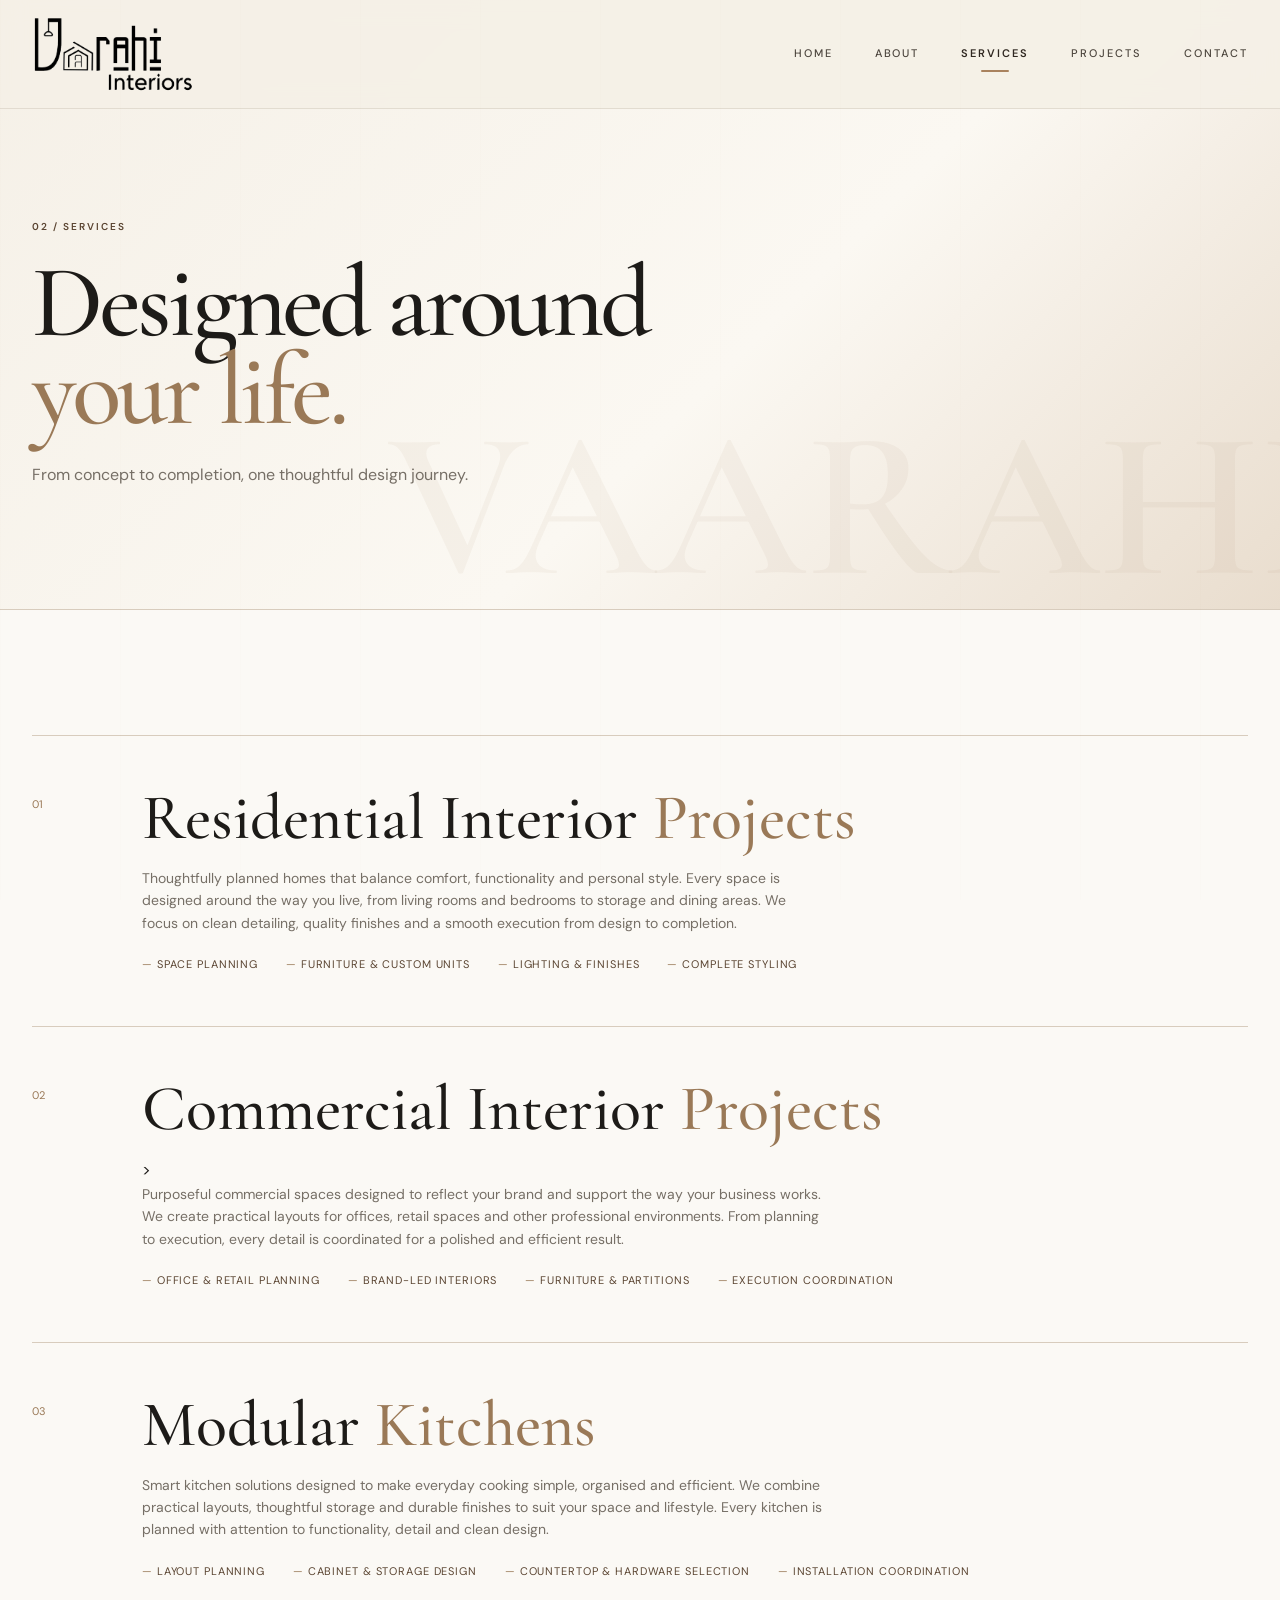
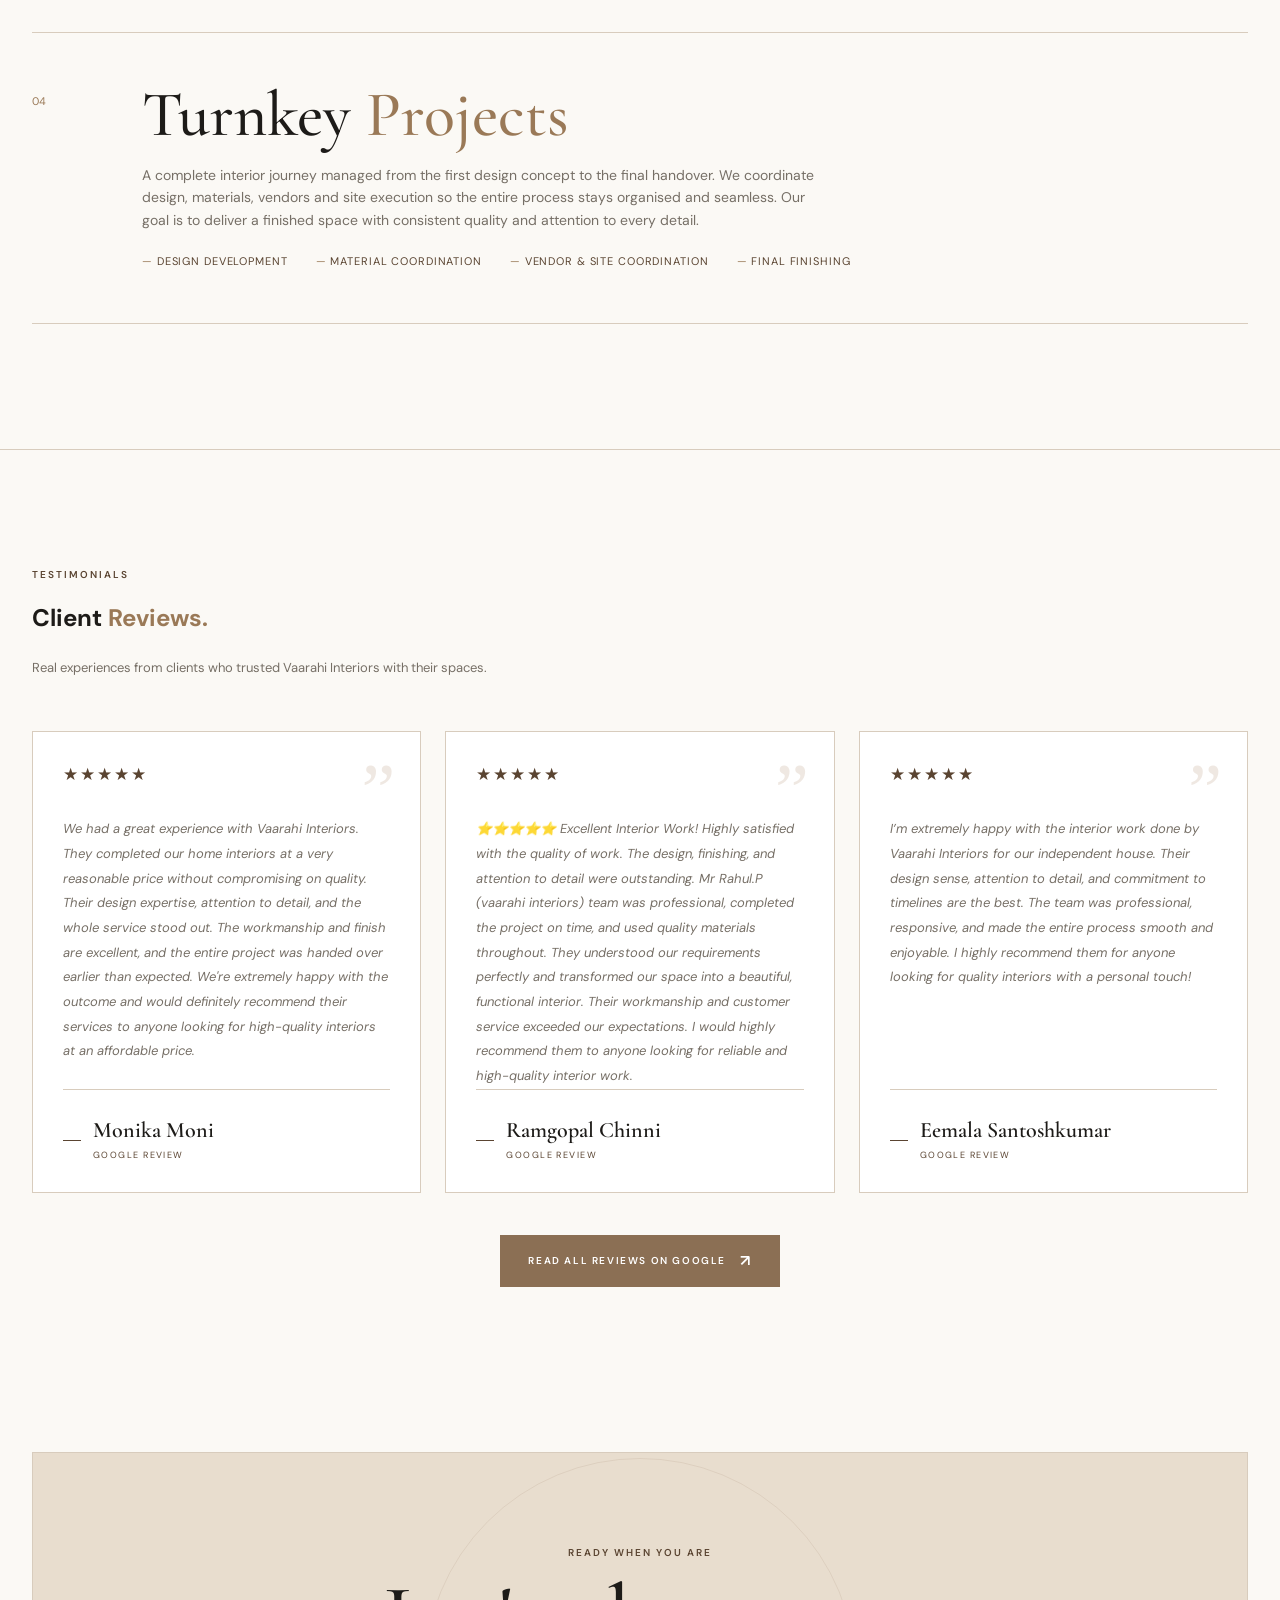
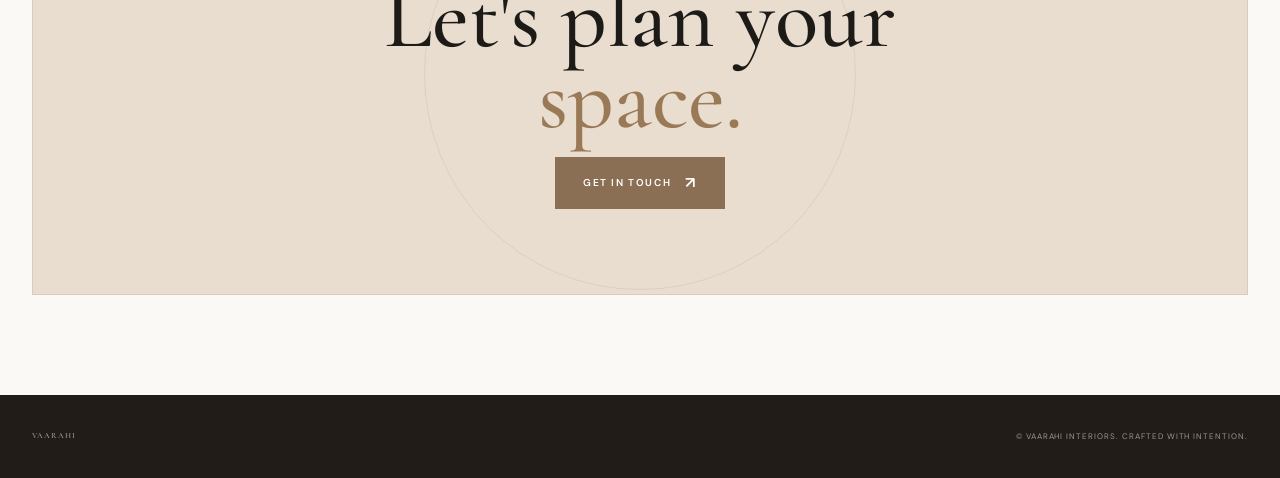
<file: services.html>
<!DOCTYPE html>
<html lang="en">
<title>Interior Design Services in Vizianagaram | Vaarahi Interiors</title>

<meta name="description" content="Explore Vaarahi Interiors services including residential interiors, commercial interiors, modular kitchens, living spaces, bedrooms and customized interior design solutions in Vizianagaram.">

<meta name="robots" content="index, follow">

<link rel="canonical" href="https://www.vaarahiinteriors.com/services.html">
<link rel="stylesheet" href="css/style.css">
<body>
  <div class="page-loader" aria-hidden="true"><img src="images/vaarahi-logo.png" alt="Vaarahi Interiors"></div>

  <header class="site-header" id="top">
    <div class="container nav-wrap">
      <a class="brand" href="index.html" aria-label="Vaarahi Interiors home"><img src="images/vaarahi-logo.png" alt="Vaarahi Interiors logo"></a>
      <button class="menu-toggle" aria-label="Open menu" aria-expanded="false">
        <span></span><span></span><span></span>
      </button>
      <nav class="nav" aria-label="Main navigation">
        <a href="index.html">Home</a>
        <a href="about.html">About</a>
        <a href="services.html" class="active">Services</a>
        <a href="projects.html">Projects</a>
        <a href="contact.html">Contact</a>
      </nav>
    </div>
  </header>

  <main>
    
<section class="inner-hero">
  <div class="container inner-hero-content">
    <span class="section-kicker">02 / SERVICES</span>
    <h1>Designed around<br><em>your life.</em></h1>
    <p>From concept to completion, one thoughtful design journey.</p>
  </div>
</section>
<section class="section">
  <div class="container">
    <div class="service-detail-grid">
      <article class="service-detail"><span>01</span><div><h2>Residential Interior <em>Projects</em></h2><p>Thoughtfully planned homes that balance comfort, functionality and personal style. Every space is designed around the way you live, from living rooms and bedrooms to storage and dining areas. We focus on clean detailing, quality finishes and a smooth execution from design to completion.</p><ul><li>Space planning</li><li>Furniture & custom units</li><li>Lighting & finishes</li><li>Complete styling</li></ul></div></article>
      <article class="service-detail"><span>02</span><div><h2>Commercial Interior <em>Projects</em></h2>><p>Purposeful commercial spaces designed to reflect your brand and support the way your business works. We create practical layouts for offices, retail spaces and other professional environments. From planning to execution, every detail is coordinated for a polished and efficient result.</p><ul><li>Office & retail planning</li><li>Brand-led interiors</li><li>Furniture & partitions</li><li>Execution coordination</li></ul></div></article>
      <article class="service-detail"><span>03</span><div><h2>Modular <em>Kitchens</em></h2><p>Smart kitchen solutions designed to make everyday cooking simple, organised and efficient. We combine practical layouts, thoughtful storage and durable finishes to suit your space and lifestyle. Every kitchen is planned with attention to functionality, detail and clean design.</p><ul><li>Layout planning</li><li>Cabinet & storage design</li><li>Countertop & hardware selection</li><li>Installation coordination</li></ul></div></article>
      <article class="service-detail"><span>04</span><div><h2>Turnkey <em>Projects</em></h2><p>A complete interior journey managed from the first design concept to the final handover. We coordinate design, materials, vendors and site execution so the entire process stays organised and seamless. Our goal is to deliver a finished space with consistent quality and attention to every detail.</p><ul><li>Design development</li><li>Material coordination</li><li>Vendor & site coordination</li><li>Final finishing</li></ul></div></article>
    </div>
  </div>
</section>
<section class="client-reviews section" aria-labelledby="client-reviews-title">
  <div class="container">
    <div class="reviews-head">
      <span class="section-kicker">TESTIMONIALS</span>
      <h2 id="client-reviews-title">Client <em>Reviews.</em></h2>
      <p>Real experiences from clients who trusted Vaarahi Interiors with their spaces.</p>
    </div>
    <div class="reviews-grid">
      <article class="review-card">
        <div class="review-stars" aria-label="5 out of 5 stars">★★★★★</div>
        <span class="review-quote" aria-hidden="true">”</span>
        <p>We had a great experience with Vaarahi Interiors. They completed our home interiors at a very reasonable price without compromising on quality. Their design expertise, attention to detail, and the whole service stood out. The workmanship and finish are excellent, and the entire project was handed over earlier than expected. We're extremely happy with the outcome and would definitely recommend their services to anyone looking for high-quality interiors at an affordable price.</p>
        <div class="review-author"><span></span><strong>Monika Moni</strong><small>Google Review</small></div>
      </article>

      <article class="review-card">
        <div class="review-stars" aria-label="5 out of 5 stars">★★★★★</div>
        <span class="review-quote" aria-hidden="true">”</span>
        <p>⭐⭐⭐⭐⭐ Excellent Interior Work! Highly satisfied with the quality of work. The design, finishing, and attention to detail were outstanding. Mr Rahul.P (vaarahi interiors) team was professional, completed the project on time, and used quality materials throughout. They understood our requirements perfectly and transformed our space into a beautiful, functional interior. Their workmanship and customer service exceeded our expectations. I would highly recommend them to anyone looking for reliable and high-quality interior work.</p>
        <div class="review-author"><span></span><strong>Ramgopal Chinni</strong><small>Google Review</small></div>
      </article>

      <article class="review-card">
        <div class="review-stars" aria-label="5 out of 5 stars">★★★★★</div>
        <span class="review-quote" aria-hidden="true">”</span>
        <p>I’m extremely happy with the interior work done by Vaarahi Interiors for our independent house. Their design sense, attention to detail, and commitment to timelines are the best. The team was professional, responsive, and made the entire process smooth and enjoyable. I highly recommend them for anyone looking for quality interiors with a personal touch!</p>
        <div class="review-author"><span></span><strong>Eemala Santoshkumar</strong><small>Google Review</small></div>
      </article>
    </div>
    <div class="reviews-footer">
      <a class="btn btn-secondary" href="https://www.google.com/maps/search/?api=1&query=Vaarahi+Interiors+Vizianagaram" target="_blank" rel="noopener">Read all reviews on Google <span>↗</span></a>
    </div>
  </div>
</section>
<section class="cta section"><div class="container cta-box"><span class="section-kicker">READY WHEN YOU ARE</span><h2>Let's plan your<br><em>space.</em></h2><a class="btn btn-primary" href="contact.html">Get in Touch <span>↗</span></a></div></section>

  </main>

  <button class="back-to-top" id="backToTop" aria-label="Back to top">
  ↑
</button>
  <footer>
    <div class="container footer-wrap">
      <span class="footer-brand">VAARAHI</span>
      <span>© Vaarahi Interiors. Crafted with intention.</span>
      
    </div>
  </footer>
  <script src="js/analytics.js"></script>
  <script src="js/script.js"></script>
</body>
</html>
</file>
<file: css/style.css>
@import url('https://fonts.googleapis.com/css2?family=Cormorant+Garamond:wght@400;500;600;700&family=DM+Sans:wght@400;500;600&display=swap');

:root{
  --cream:#f5f0e7;
  --paper:#fbf9f5;
  --warm:#e8ddce;
  --brown:#9a7957;
  --brown-dark:#5a4431;
  --ink:#1d1b18;
  --muted:#766f66;
  --line:#d8ccbd;
  --white:#fffdf9;
  --dark:#211c17;
  --container:min(1240px,calc(100% - 64px));
}

*{box-sizing:border-box;margin:0;padding:0}
html{scroll-behavior:smooth}
body{
  background:var(--paper);color:var(--ink);
  font-family:"DM Sans",Arial,sans-serif;line-height:1.6;overflow-x:hidden
}
body:after{
  content:"";position:fixed;inset:0;pointer-events:none;z-index:9999;
  background:linear-gradient(90deg,rgba(90,68,49,.025) 1px,transparent 1px);
  background-size:120px 120px;opacity:.35
}
a{color:inherit;text-decoration:none}
img{display:block;max-width:100%}
.container{width:var(--container);margin:auto}

.page-loader{
  position:fixed;inset:0;background:var(--cream);z-index:1000;
  display:grid;place-items:center;animation:loader .8s 1s forwards;pointer-events:none
}
.page-loader img{width:170px;height:auto}
@keyframes loader{to{opacity:0;visibility:hidden}}

.site-header{
  position:absolute;top:0;left:0;width:100%;z-index:50;
  border-bottom:1px solid rgba(255,255,255,.22);
  transition:background .3s ease,backdrop-filter .3s ease
}
.home-page .site-header{
  position:relative;
  top:auto;left:auto;
  background:var(--paper);
  color:var(--ink);
  border-bottom:1px solid var(--line);
}
.nav-wrap{height:108px;display:flex;align-items:center;justify-content:space-between}
.brand{display:block;width:190px;line-height:0}
.brand img{display:block;width:100%;height:auto;max-height:76px;object-fit:contain;object-position:left center}
.nav{display:flex;align-items:center;gap:44px}
.nav a{
  position:relative;font-size:12px;text-transform:uppercase;letter-spacing:.2em;
  padding:12px 0;transition:color .25s ease
}
.nav a:after{
  content:"";position:absolute;left:50%;bottom:0;width:0;height:2px;
  background:var(--brown);transform:translateX(-50%);
  transition:width .3s ease;border-radius:20px
}
.nav a:hover:after,.nav a.active:after{width:32px}
.nav a.active{font-weight:600}
.home-page .nav a{color:var(--ink);text-shadow:none}
.home-page .nav a:after{background:#d8b990}
.menu-toggle{display:none;border:0;background:none;cursor:pointer}
.menu-toggle span{display:block;width:28px;height:1px;background:currentColor}

.section-kicker{
  color:var(--brown-dark);font-size:10px;letter-spacing:.2em;
  font-weight:600;text-transform:uppercase
}
em{font-style:normal;color:var(--brown)}
.btn{
  display:inline-flex;align-items:center;justify-content:center;gap:18px;
  padding:15px 22px;font-size:10px;text-transform:uppercase;letter-spacing:.16em;
  transition:transform .3s ease,background .3s ease,color .3s ease,border-color .3s ease;
  border:1px solid transparent
}
.btn span{font-size:16px;line-height:0}
.btn-primary{background:var(--brown-dark);color:#fff}
.btn-primary:hover{background:#3e2f22;transform:translateY(-3px)}
.btn-outline{border-color:var(--brown);color:var(--brown-dark)}
.btn-outline:hover{background:var(--brown-dark);color:#fff;transform:translateY(-2px)}
.text-link{
  display:inline-flex;gap:12px;align-items:center;font-size:10px;
  text-transform:uppercase;letter-spacing:.15em;border-bottom:1px solid var(--brown);
  padding-bottom:8px;color:var(--brown-dark)
}

/* ===== HOME HERO ===== */
.signature-hero{
  min-height:100svh;position:relative;overflow:hidden;color:#fff;
  display:flex;align-items:stretch;background:#30251d
}
.hero-slideshow{
  position:absolute;
  inset:0;
  z-index:0;
}
.signature-hero-image{
  position:absolute;
  inset:0;
  width:100%;
  height:100%;
  object-fit:cover;
  object-position:center 56%;
  opacity:0;
  transform:scale(1.035);
  transition:opacity 1.1s ease-in-out, transform 6s ease-out;
}
.signature-hero-image.is-active{
  opacity:1;
  transform:scale(1.055);
}
@keyframes heroZoom{to{transform:scale(1.05)}}
.signature-overlay{
  position:absolute;inset:0;
  background:
    linear-gradient(90deg,rgba(18,13,10,.72) 0%,rgba(18,13,10,.42) 38%,rgba(18,13,10,.08) 75%),
    linear-gradient(0deg,rgba(16,11,8,.62) 0%,transparent 36%,rgba(16,11,8,.16) 100%)
}
.signature-wrap{
  position:relative;z-index:2;min-height:100svh;width:var(--container);
  display:flex;flex-direction:column;justify-content:space-between;padding:138px 0 34px
}
.hero-topline{
  display:flex;justify-content:space-between;align-items:center;
  font-size:9px;letter-spacing:.23em;color:rgba(255,255,255,.82);
  padding-bottom:18px;border-bottom:1px solid rgba(255,255,255,.24)
}
.hero-main{display:flex;align-items:center;justify-content:space-between;gap:60px}
.hero-copy-block{max-width:820px}
.hero-eyebrow{
  display:block;font-size:9px;letter-spacing:.2em;color:rgba(255,255,255,.72);
  margin-bottom:24px
}
.hero-copy-block h1{
  font-family:"Cormorant Garamond",Georgia,serif;font-size:clamp(72px,9.2vw,145px);
  line-height:.78;font-weight:500;letter-spacing:-.055em;max-width:850px
}
.hero-copy-block h1 em{color:#dfc09a}
.hero-copy-block>p{
  margin-top:30px;max-width:480px;font-size:15px;line-height:1.65;
  color:rgba(255,255,255,.78)
}
.hero-actions{display:flex;align-items:center;gap:28px;margin-top:34px}
.hero-button{
  display:inline-flex;align-items:center;gap:26px;padding:16px 19px;
  text-transform:uppercase;font-size:10px;letter-spacing:.16em
}
.hero-button b{font-size:17px;font-weight:400}
.hero-button-light{background:#fff;color:var(--ink);transition:.3s}
.hero-button-light:hover{background:#e9d9c4;transform:translateY(-3px)}
.hero-text-link{
  color:#fff;font-size:10px;text-transform:uppercase;letter-spacing:.16em;
  padding-bottom:7px;border-bottom:1px solid rgba(255,255,255,.55)
}
.hero-text-link span{margin-left:9px}
.hero-side-note{
  width:180px;align-self:flex-end;margin-bottom:25px;padding-left:18px;
  border-left:1px solid rgba(255,255,255,.35);display:grid;gap:8px
}
.hero-side-note span{font-size:8px;letter-spacing:.18em;color:rgba(255,255,255,.65)}
.hero-side-note strong{
  font-family:"Cormorant Garamond",Georgia,serif;font-size:22px;line-height:1.05;
  font-weight:500;color:#fff
}
.hero-bottom{
  display:flex;justify-content:space-between;align-items:center;
  font-size:8px;letter-spacing:.18em;color:rgba(255,255,255,.65)
}
.hero-scroll{display:flex;align-items:center;gap:12px}
.hero-scroll i{display:block;width:34px;height:1px;background:rgba(255,255,255,.65)}
.hero-location{text-align:right}

/* ===== HOME INTRO ===== */
.manifesto{padding:135px 0;background:var(--paper)}
.manifesto-grid{display:grid;grid-template-columns:210px 1fr;gap:90px}
.manifesto-big{
  font-family:"Cormorant Garamond",Georgia,serif;font-size:clamp(50px,5.8vw,82px);
  line-height:.94;letter-spacing:-.035em;max-width:900px
}
.manifesto-rule{height:1px;background:var(--line);margin:58px 0 30px}
.manifesto-columns{
  display:grid;grid-template-columns:1fr 190px;gap:60px;align-items:start
}
.manifesto-columns p{font-size:13px;color:var(--muted);max-width:620px;line-height:1.8}

/* ===== FEATURED WORK ===== */
.home-featured{padding:30px 0 135px;background:var(--paper)}
.featured-head{
  display:flex;justify-content:space-between;align-items:end;
  margin-bottom:52px
}
.featured-head h2,.philosophy-copy h2{
  font-family:"Cormorant Garamond",Georgia,serif;font-size:clamp(62px,7vw,94px);
  line-height:.84;letter-spacing:-.045em;font-weight:500;margin-top:17px
}
.featured-grid{
  display:grid;grid-template-columns:1.5fr 1fr;grid-template-rows:290px 290px;gap:16px
}
.featured-card{position:relative;overflow:hidden;background:#ddd}
.featured-card-large{grid-row:span 2}
.featured-card img{width:100%;height:100%;object-fit:cover;transition:transform .9s cubic-bezier(.2,.65,.2,1)}
.featured-card:hover img{transform:scale(1.055)}
.featured-overlay{
  position:absolute;inset:0;background:linear-gradient(0deg,rgba(18,12,8,.76),transparent 62%);
}
.featured-caption{position:absolute;left:24px;right:24px;bottom:22px;color:#fff}
.featured-caption span{font-size:8px;letter-spacing:.18em;opacity:.7}
.featured-caption strong{
  display:block;font-family:"Cormorant Garamond",Georgia,serif;font-size:29px;
  line-height:1.05;font-weight:500;margin:5px 0
}
.featured-caption small{font-size:9px;letter-spacing:.1em;opacity:.68}

/* ===== SERVICES ===== */
.home-services{background:var(--dark);color:#f8f1e8;padding:110px 0 120px}
.home-services .section-kicker{color:#d6bd9d}
.home-service-top{
  display:flex;justify-content:space-between;padding-bottom:28px;
  border-bottom:1px solid rgba(255,255,255,.2);font-size:8px;letter-spacing:.18em;opacity:.85
}
.capability-list a{
  display:grid;grid-template-columns:70px 1fr 50px;align-items:center;
  gap:25px;padding:29px 0;border-bottom:1px solid rgba(255,255,255,.17);
  transition:padding .35s ease
}
.capability-list a:hover{padding-left:15px}
.capability-list>a>span{font-size:9px;color:#d6bd9d}
.capability-list div{display:grid;gap:5px}
.capability-list div small{font-size:8px;letter-spacing:.18em;color:rgba(255,255,255,.42)}
.capability-list h2{
  font-family:"Cormorant Garamond",Georgia,serif;font-size:clamp(42px,4.8vw,66px);
  font-weight:500;line-height:.95
}
.capability-list i{font-style:normal;font-size:25px;text-align:right;color:#d6bd9d}

/* ===== PHILOSOPHY ===== */
.home-philosophy{padding:135px 0;background:var(--cream)}
.philosophy-layout{display:grid;grid-template-columns:1fr 1fr;gap:100px;align-items:center}
.philosophy-image{height:650px;position:relative;overflow:hidden}
.philosophy-image img{width:100%;height:100%;object-fit:cover}
.philosophy-image:after{
  content:"";position:absolute;inset:0;background:linear-gradient(0deg,rgba(20,14,10,.45),transparent 55%)
}
.philosophy-image>span{
  position:absolute;z-index:2;bottom:23px;left:24px;color:#fff;font-size:8px;
  letter-spacing:.2em
}
.philosophy-copy h2{margin-bottom:30px}
.philosophy-copy>.lead{
  font-family:"Cormorant Garamond",Georgia,serif;font-size:25px;line-height:1.28;
  max-width:560px;margin-bottom:35px
}
.principles{border-top:1px solid var(--line);margin-bottom:34px}
.principles>div{
  display:grid;grid-template-columns:42px 1fr;gap:0 18px;padding:17px 0;
  border-bottom:1px solid var(--line)
}
.principles span{font-size:9px;color:var(--brown);padding-top:4px}
.principles strong{font-family:"Cormorant Garamond",Georgia,serif;font-size:22px;font-weight:600}
.principles p{grid-column:2;font-size:11px;color:var(--muted);margin-top:2px}

/* ===== CTA ===== */
.home-cta{background:var(--warm);padding:125px 0}
.home-cta-inner{position:relative}
.home-cta-inner>p{
  font-family:"Cormorant Garamond",Georgia,serif;font-size:27px;color:var(--brown-dark);
  margin:18px 0 5px
}
.home-cta h2{
  font-family:"Cormorant Garamond",Georgia,serif;font-size:clamp(82px,11vw,158px);
  line-height:.77;font-weight:500;letter-spacing:-.055em
}
.cta-actions{display:flex;align-items:center;gap:28px;margin-top:38px}
.cta-phone{font-size:10px;text-transform:uppercase;letter-spacing:.15em;color:var(--brown-dark)}
.cta-phone span{margin-left:9px}

/* ===== WEBSITE CREDIT ===== */
.site-credit{padding:70px 0 76px;background:var(--paper);border-top:1px solid var(--line);border-bottom:1px solid var(--line)}
.site-credit-inner{display:flex;align-items:center;justify-content:space-between;gap:28px}
.site-credit h2{font-family:"Cormorant Garamond",Georgia,serif;font-size:clamp(42px,5vw,70px);line-height:.9;font-weight:500;letter-spacing:-.035em;white-space:nowrap}
.site-credit-inner>p{max-width:360px;color:var(--muted);font-size:11px;line-height:1.75}
.site-credit-actions{display:flex;gap:12px;flex-wrap:wrap;justify-content:flex-end}
.site-credit-actions .btn{min-height:46px}

/* ===== FOUNDER ===== */
.founder-section{background:var(--cream);border-top:1px solid var(--line);border-bottom:1px solid var(--line)}
.founder-grid{display:grid;grid-template-columns:minmax(320px,480px) 1fr;gap:90px;align-items:center}
.founder-photo-wrap{position:relative;overflow:hidden;background:#ddd;border:1px solid var(--line)}
.founder-photo-wrap img{width:100%;aspect-ratio:4 / 5;object-fit:cover;object-position:center top}
.founder-photo-wrap>span{position:absolute;left:22px;bottom:20px;color:#fff;font-size:9px;letter-spacing:.2em;text-transform:uppercase;text-shadow:0 1px 10px rgba(0,0,0,.4)}
.founder-copy h2{font-family:"Cormorant Garamond",Georgia,serif;font-size:clamp(60px,7vw,96px);line-height:.86;font-weight:500;letter-spacing:-.04em;margin:16px 0 28px}
.founder-copy>.lead{max-width:640px;margin-bottom:20px}
.founder-copy>p:not(.lead){max-width:620px;color:var(--muted);font-size:14px;line-height:1.8}
.founder-signature{display:flex;flex-direction:column;gap:5px;margin-top:36px;padding-top:20px;border-top:1px solid var(--line);max-width:420px}
.founder-signature strong{font-family:"Cormorant Garamond",Georgia,serif;font-size:23px;font-weight:600;letter-spacing:.03em}
.founder-signature span{font-size:9px;text-transform:uppercase;letter-spacing:.16em;color:var(--brown-dark)}

/* ===== FOOTER ===== */
footer{background:#211c17;color:#e9dfd2;padding:35px 0}
.footer-wrap{display:flex;align-items:center;justify-content:space-between;gap:30px}
.footer-left{display:flex;align-items:center;gap:28px}
.footer-brand{
  font-family:"Cormorant Garamond",Georgia,serif;font-size:30px;letter-spacing:.15em;
  font-weight:600
}
.footer-wrap>span,.footer-wrap a,.footer-left>span:not(.footer-brand){
  font-size:8px;letter-spacing:.12em;text-transform:uppercase;opacity:.62
}

/* ===== INNER PAGES ===== */
.inner-hero{
  min-height:610px;padding:180px 0 90px;display:flex;align-items:end;
  background:linear-gradient(135deg,var(--cream),#fbf8f2 58%,#e9ddce);
  border-bottom:1px solid var(--line);position:relative;overflow:hidden
}
.inner-hero:after{
  content:"VAARAHI";position:absolute;right:-50px;bottom:-65px;
  font-family:"Cormorant Garamond",Georgia,serif;font-size:210px;
  color:rgba(139,111,81,.055);font-weight:600;pointer-events:none
}
.inner-hero-content{position:relative;z-index:1}
.inner-hero h1{
  font-family:"Cormorant Garamond",Georgia,serif;font-size:clamp(72px,8vw,116px);
  line-height:.85;font-weight:500;letter-spacing:-.04em;margin:22px 0 28px
}
.inner-hero p{font-size:16px;color:var(--muted);max-width:540px}
.section{padding:125px 0}
.story-grid{display:grid;grid-template-columns:210px 1fr;gap:90px}
.story-grid h2,.contact-grid h2{
  font-family:"Cormorant Garamond",Georgia,serif;font-size:clamp(54px,6vw,84px);
  line-height:.92;font-weight:500;letter-spacing:-.03em;margin:12px 0 30px
}
.story-grid p:not(.lead){max-width:720px;color:var(--muted);font-size:14px;margin-top:18px}
.lead{font-family:"Cormorant Garamond",Georgia,serif;font-size:27px;line-height:1.25;max-width:730px;margin-bottom:18px}
.philosophy{background:var(--cream);border-top:1px solid var(--line);border-bottom:1px solid var(--line)}
.section-head{display:flex;justify-content:space-between;align-items:end;gap:50px;margin-bottom:58px}
.section-head>p{max-width:370px;color:var(--muted);font-size:13px}
.value-grid{display:grid;grid-template-columns:repeat(4,1fr);border-top:1px solid var(--line)}
.value-grid article{padding:30px 25px;min-height:200px;border-right:1px solid var(--line)}
.value-grid article:first-child{border-left:1px solid var(--line)}
.value-grid span{font-size:10px;color:var(--brown)}
.value-grid h3{font-family:"Cormorant Garamond",Georgia,serif;font-size:28px;font-weight:600;margin:28px 0 10px}
.value-grid p{font-size:12px;color:var(--muted)}
.service-detail-grid{border-top:1px solid var(--line)}
.service-detail{
  display:grid;grid-template-columns:80px 1fr;gap:30px;padding:52px 0;
  border-bottom:1px solid var(--line)
}
.service-detail>span{font-size:11px;color:var(--brown);padding-top:8px}
.service-detail h2{
  font-family:"Cormorant Garamond",Georgia,serif;font-size:clamp(46px,5vw,72px);
  font-weight:500;line-height:.95;margin:0 0 18px
}
.service-detail p{max-width:680px;color:var(--muted);font-size:14px}
.service-detail ul{
  display:flex;flex-wrap:wrap;gap:9px 28px;margin-top:22px;padding:0;list-style:none;
  color:var(--brown-dark);font-size:11px;text-transform:uppercase;letter-spacing:.08em
}
.service-detail li:before{content:"— ";color:var(--brown)}
.portfolio-grid{display:grid;grid-template-columns:repeat(2,minmax(0,1fr));gap:18px}
.portfolio-grid .project{position:relative;overflow:hidden;min-height:420px;background:#ddd}
.portfolio-grid .project img{width:100%;height:520px;display:block;object-fit:cover;transition:transform .7s ease}
.portfolio-grid .project:hover img{transform:scale(1.045)}
.portfolio-grid .project:after{
  content:"";position:absolute;inset:0;background:linear-gradient(0deg,rgba(25,18,12,.68),transparent 55%);pointer-events:none
}
.project figcaption{position:absolute;left:22px;right:22px;bottom:19px;z-index:2;color:#fff}
.project figcaption span{font-size:9px;opacity:.7;display:block}
.project figcaption strong{display:block;font-family:"Cormorant Garamond",Georgia,serif;font-size:28px;font-weight:500}
.project figcaption small{font-size:8px;letter-spacing:.12em;text-transform:uppercase;opacity:.72}
.cta{padding-top:55px;padding-bottom:100px}
.cta-box{
  text-align:center;background:var(--warm);padding:85px 30px;
  border:1px solid var(--line);position:relative;overflow:hidden
}
.cta-box:before{
  content:"";position:absolute;width:430px;height:430px;border:1px solid rgba(139,111,81,.12);
  border-radius:50%;left:50%;top:50%;transform:translate(-50%,-50%)
}
.cta-box>*{position:relative}
.cta-box h2{
  font-family:"Cormorant Garamond",Georgia,serif;font-size:clamp(58px,7vw,92px);
  line-height:.9;font-weight:500;margin:14px 0 18px
}
.cta-box p{color:var(--muted);font-size:14px;margin-bottom:30px}

/* ===== CONTACT ===== */
.contact-page-grid{display:grid;grid-template-columns:1.05fr .95fr;gap:80px;align-items:start}
.contact-left h2{font-family:"Cormorant Garamond",Georgia,serif;font-size:clamp(54px,5.5vw,78px);line-height:.92;font-weight:500;letter-spacing:-.03em;margin:14px 0 25px}
.contact-left>.lead{max-width:520px}
.contact-detail-list{margin:35px 0 42px;display:grid;border-top:1px solid var(--line)}
.contact-detail{display:grid;grid-template-columns:48px 1fr 25px;align-items:center;gap:15px;padding:18px 0;border-bottom:1px solid var(--line);color:var(--ink);transition:padding .25s ease}
.contact-detail:hover{padding-left:8px}
.detail-icon{width:38px;height:38px;border:1px solid var(--line);display:grid;place-items:center;color:var(--brown);font-size:17px}
.contact-detail b{display:block;font-size:10px;letter-spacing:.15em}
.contact-detail small{display:block;font-size:12px;color:var(--muted);margin-top:4px}
.contact-detail strong{font-size:15px;font-weight:400;color:var(--brown)}
.location-block{border-top:1px solid var(--line);padding-top:25px}
.location-heading{display:flex;gap:15px;align-items:flex-start;margin-bottom:20px}
.location-heading>div>span{font-size:9px;letter-spacing:.17em;color:var(--brown);display:block;margin-bottom:6px}
.location-heading strong{font-family:"Cormorant Garamond",Georgia,serif;font-size:25px;font-weight:600;display:block}
.location-heading p{font-size:12px;color:var(--muted);margin-top:3px}
.map-wrap{height:390px;position:relative;overflow:hidden;border:1px solid var(--line);background:#e7e2da}
.map-wrap iframe{width:100%;height:100%;display:block}
.map-open{position:absolute;top:14px;left:14px;background:#fff;color:#202020;padding:11px 15px;font-size:11px;font-weight:600;text-decoration:none;box-shadow:0 4px 14px rgba(0,0,0,.12)}
.contact-form-premium{padding:40px;background:var(--cream);border:1px solid var(--line);position:sticky;top:100px}
.form-top{padding-bottom:22px;border-bottom:1px solid var(--line);margin-bottom:23px}
.form-top h3{font-family:"Cormorant Garamond",Georgia,serif;font-size:48px;line-height:.92;font-weight:500;margin:12px 0 13px}
.form-top p{font-size:12px;color:var(--muted)}
.contact-form{display:grid;gap:19px}
.contact-form label{display:grid;gap:8px;font-size:9px;letter-spacing:.14em;text-transform:uppercase;color:var(--brown-dark)}
.contact-form input,.contact-form select,.contact-form textarea{
  width:100%;border:1px solid var(--line);background:var(--paper);padding:13px 14px;
  font:inherit;font-size:13px;letter-spacing:0;color:var(--ink);outline:none
}
.contact-form input:focus,.contact-form select:focus,.contact-form textarea:focus{border-color:var(--brown)}
.contact-form textarea{resize:vertical}
.contact-form button{justify-self:start;cursor:pointer}
.form-note{font-size:11px;color:var(--brown-dark);min-height:18px}
.contact-strip{background:#211c17;color:#eee2d2;padding:26px 0}
.contact-strip-inner{display:flex;justify-content:space-between;align-items:center}
.contact-strip span{font-size:9px;letter-spacing:.16em;opacity:.6}
.contact-strip a{color:#eee2d2;text-decoration:none;font-family:"Cormorant Garamond",Georgia,serif;font-size:24px}

/* ===== RESPONSIVE ===== */
@media(max-width:1000px){
  :root{--container:min(100% - 40px,760px)}
  .nav{gap:28px}
  .brand{width:170px}
  .hero-main{gap:35px}
  .hero-side-note{display:none}
  .manifesto-grid,.story-grid{grid-template-columns:1fr;gap:28px}
  .featured-head{align-items:start}
  .philosophy-layout{grid-template-columns:1fr;gap:55px}
  .philosophy-image{height:600px}
  .value-grid{grid-template-columns:1fr 1fr}
  .value-grid article:nth-child(3),.value-grid article:nth-child(4){border-top:1px solid var(--line)}
  .contact-page-grid{grid-template-columns:1fr;gap:55px}
  .contact-form-premium{position:relative;top:auto}
}

@media(max-width:700px){
  :root{--container:min(100% - 28px,560px)}
  .nav-wrap{height:82px}
  .brand{width:150px}
  .nav{
    display:none;position:absolute;top:82px;left:0;width:100%;
    background:rgba(251,249,245,.98);color:var(--ink)!important;
    padding:20px 24px 25px;flex-direction:column;align-items:flex-start;gap:0;
    border-bottom:1px solid var(--line);box-shadow:0 12px 30px rgba(40,28,18,.08)
  }
  .nav.open{display:flex}
  .nav a{color:var(--ink)!important;width:100%;padding:13px 0;font-size:11px}
  .nav a:after{left:0;transform:none;bottom:5px}
  .home-page .nav a{text-shadow:none}
  .menu-toggle{display:flex;flex-direction:column;gap:6px;color:#fff}
  .home-page .site-header:has(.nav.open) .menu-toggle{color:var(--ink)}
  .signature-wrap{padding:112px 0 25px}
  .signature-hero{min-height:760px}
  .signature-hero-image{object-position:center 52%}
  .signature-overlay{
    background:linear-gradient(90deg,rgba(18,13,10,.75),rgba(18,13,10,.23)),
    linear-gradient(0deg,rgba(16,11,8,.72),transparent 55%)
  }
  .hero-topline{font-size:7px;letter-spacing:.16em}
  .hero-topline span:last-child{display:none}
  .hero-main{align-items:end}
  .hero-copy-block h1{font-size:clamp(66px,17vw,100px);line-height:.8}
  .hero-eyebrow{font-size:7px;margin-bottom:18px}
  .hero-copy-block>p{font-size:13px;max-width:350px;margin-top:24px}
  .hero-actions{flex-wrap:wrap;gap:18px;margin-top:26px}
  .hero-bottom{font-size:7px}
  .hero-location{display:none}
  .manifesto{padding:90px 0}
  .manifesto-big{font-size:49px}
  .manifesto-columns{grid-template-columns:1fr;gap:28px}
  .home-featured{padding:20px 0 90px}
  .featured-head{display:block;margin-bottom:35px}
  .featured-head .text-link{margin-top:25px}
  .featured-grid{grid-template-columns:1fr;grid-template-rows:none;gap:12px}
  .featured-card,.featured-card-large{grid-row:auto;height:390px}
  .home-services{padding:80px 0 90px}
  .home-service-top{font-size:7px}
  .capability-list a{grid-template-columns:35px 1fr 28px;gap:10px;padding:24px 0}
  .capability-list h2{font-size:35px}
  .capability-list div small{font-size:6px}
  .capability-list i{font-size:19px}
  .home-philosophy{padding:90px 0}
  .philosophy-image{height:430px}
  .philosophy-copy h2{font-size:62px}
  .philosophy-copy>.lead{font-size:23px}
  .home-cta{padding:90px 0}
  .home-cta h2{font-size:82px}
  .cta-actions{display:grid;gap:20px}
  .footer-wrap{flex-direction:column;text-align:center}
  .footer-left{flex-direction:column;gap:8px}
  .inner-hero{min-height:500px;padding:135px 0 70px}
  .inner-hero h1{font-size:64px}
  .inner-hero:after{font-size:115px}
  .section{padding:85px 0}
  .section-head{display:block;margin-bottom:38px}
  .section-head>p{margin-top:20px}
  .value-grid{grid-template-columns:1fr}
  .value-grid article{border-left:1px solid var(--line);border-top:1px solid var(--line)}
  .service-detail{grid-template-columns:1fr;gap:5px;padding:38px 0}
  .service-detail>span{padding-top:0}
  .portfolio-grid{grid-template-columns:1fr}
  .portfolio-grid .project,.portfolio-grid .project img{height:420px;min-height:420px}
  .contact-form-premium{padding:25px 18px}
  .form-top h3{font-size:43px}
  .map-wrap{height:330px}
  .contact-strip-inner{display:block}
  .contact-strip a{display:block;margin-top:9px}
}

@media(prefers-reduced-motion:reduce){
  html{scroll-behavior:auto}
  *,*:before,*:after{animation-duration:.01ms!important;animation-iteration-count:1!important;transition-duration:.01ms!important}
}


/* ===== POLISH / MOTION ===== */
.reveal-item{
  opacity:0;
  transform:translateY(24px);
  transition:opacity .75s ease,transform .75s cubic-bezier(.2,.65,.2,1);
  transition-delay:var(--reveal-delay,0ms)
}
.reveal-item.visible{opacity:1;transform:none}
body.page-leaving{opacity:.92;transition:opacity .18s ease}

.home-page .site-header .brand img{filter:none}
body:not(.home-page) .site-header{
  background:rgba(245,240,231,.92);
  backdrop-filter:blur(12px);
  border-bottom:1px solid rgba(95,73,53,.12)
}
body:not(.home-page) .nav a{color:#4d463e}


/* =========================================================
   PREMIUM CONTACT PAGE — MINIMAL CREAM
   ========================================================= */

.contact-section {
  position: relative;
  overflow: hidden;
  background:
    radial-gradient(circle at 8% 18%, rgba(201,162,126,.10), transparent 25%),
    radial-gradient(circle at 92% 80%, rgba(139,111,84,.07), transparent 28%),
    var(--paper);
}

/* subtle decorative editorial lines */
.contact-section::before {
  content: "";
  position: absolute;
  width: 420px;
  height: 420px;
  border: 1px solid rgba(139,111,84,.10);
  border-radius: 50%;
  right: -180px;
  top: 80px;
  pointer-events: none;
}

.contact-section::after {
  content: "";
  position: absolute;
  width: 280px;
  height: 280px;
  border: 1px solid rgba(139,111,84,.08);
  border-radius: 50%;
  left: -150px;
  bottom: 100px;
  pointer-events: none;
}

/* Main grid */
.contact-page-grid {
  position: relative;
  z-index: 2;
  gap: 80px;
}

/* Left heading */
.contact-left h2 {
  font-size: clamp(48px, 5vw, 76px);
  line-height: .92;
  margin: 14px 0 24px;
  letter-spacing: -.035em;
}

.contact-left h2 em {
  color: var(--accent, #a9825e);
  font-style: italic;
}

.contact-left .lead {
  max-width: 620px;
  font-size: 15px;
  line-height: 1.8;
  color: var(--muted);
  margin-bottom: 38px;
}

/* Contact cards */
.contact-detail-list {
  border-top: 1px solid rgba(139,111,84,.22);
}

.contact-detail {
  position: relative;
  display: grid;
  grid-template-columns: 54px 1fr 30px;
  align-items: center;
  min-height: 92px;
  padding: 15px 4px;
  border-bottom: 1px solid rgba(139,111,84,.22);
  text-decoration: none;
  color: inherit;
  transition:
    padding .35s ease,
    background .35s ease,
    transform .35s ease;
}

.contact-detail:hover {
  padding-left: 16px;
  padding-right: 16px;
  background: rgba(255,255,255,.45);
  transform: translateX(4px);
}

.detail-icon {
  width: 42px;
  height: 42px;
  display: grid;
  place-items: center;
  border: 1px solid rgba(139,111,84,.30);
  color: #9a7654;
  font-size: 17px;
  transition: .3s ease;
}

.contact-detail:hover .detail-icon {
  background: #9a7654;
  color: #fff;
  transform: rotate(-4deg);
}

.contact-detail b {
  display: block;
  font-size: 10px;
  letter-spacing: .19em;
  margin-bottom: 6px;
  font-weight: 600;
}

.contact-detail small {
  display: block;
  color: var(--muted);
  font-size: 13px;
}

.contact-detail strong {
  font-size: 18px;
  font-weight: 400;
  color: #9a7654;
  transition: transform .3s ease;
}

.contact-detail:hover strong {
  transform: translate(4px,-4px);
}

/* Location */
.location-block {
  margin-top: 55px;
}

.location-heading {
  display: flex;
  gap: 18px;
  align-items: flex-start;
  margin-bottom: 22px;
}

.location-heading > div > span {
  display: block;
  font-size: 9px;
  letter-spacing: .2em;
  color: #9a7654;
  margin-bottom: 8px;
}

.location-heading strong {
  font-family: "Cormorant Garamond", Georgia, serif;
  font-size: 29px;
  font-weight: 500;
}

.location-heading p {
  margin: 5px 0 0;
  color: var(--muted);
  font-size: 12px;
}

/* Map */
.map-wrap {
  position: relative;
  height: 330px;
  overflow: hidden;
  border: 1px solid rgba(139,111,84,.25);
  background: #e8e0d6;
}

.map-wrap iframe {
  filter: grayscale(.75) contrast(.92);
  transition: filter .5s ease, transform .6s ease;
}

.map-wrap:hover iframe {
  filter: grayscale(.25) contrast(1);
  transform: scale(1.015);
}

.map-open {
  top: auto;
  left: 18px;
  bottom: 18px;
  padding: 12px 17px;
  background: rgba(255,255,255,.94);
  border: 1px solid rgba(139,111,84,.20);
  color: #3a3028;
  font-size: 10px;
  letter-spacing: .08em;
  box-shadow: 0 10px 30px rgba(40,30,20,.10);
  transition: .3s ease;
}

.map-open:hover {
  background: #3a3028;
  color: white;
}

/* Form */
.contact-form-premium {
  position: relative;
  padding: 48px;
  background: rgba(246,241,234,.82);
  border: 1px solid rgba(139,111,84,.25);
  box-shadow: 0 24px 70px rgba(55,40,25,.08);
}

.contact-form-premium::before {
  content: "START";
  position: absolute;
  right: 28px;
  top: 28px;
  font-size: 8px;
  letter-spacing: .3em;
  color: rgba(139,111,84,.55);
}

.form-top {
  padding-bottom: 28px;
  margin-bottom: 28px;
  border-bottom: 1px solid rgba(139,111,84,.22);
}

.form-top h3 {
  font-size: clamp(42px, 4vw, 58px);
  line-height: .9;
  margin: 14px 0 18px;
}

.form-top h3 em {
  color: #a9825e;
}

.form-top p {
  line-height: 1.7;
}

/* Inputs */
.contact-form-premium label {
  display: block;
  margin-bottom: 20px;
  color: #51463d;
  font-size: 9px;
  letter-spacing: .16em;
  text-transform: uppercase;
}

.contact-form-premium input,
.contact-form-premium select,
.contact-form-premium textarea {
  width: 100%;
  margin-top: 9px;
  padding: 15px 16px;
  border: 1px solid rgba(139,111,84,.22);
  background: rgba(255,255,255,.62);
  color: #27211d;
  font-family: inherit;
  font-size: 13px;
  outline: none;
  transition: .3s ease;
}

.contact-form-premium textarea {
  resize: vertical;
  min-height: 125px;
}

.contact-form-premium input:focus,
.contact-form-premium select:focus,
.contact-form-premium textarea:focus {
  border-color: #a9825e;
  background: #fff;
  box-shadow: 0 0 0 3px rgba(169,130,94,.08);
}

/* CTA */
.whatsapp-submit {
  min-height: 54px;
  border: 1px solid #8b6f54;
  background: #8b6f54;
  color: #fff;
  letter-spacing: .05em;
  transition: .35s ease;
}

.whatsapp-submit:hover {
  background: #332a24;
  border-color: #332a24;
  transform: translateY(-2px);
  box-shadow: 0 12px 30px rgba(50,40,30,.16);
}

/* Bottom strip */
.contact-strip {
  position: relative;
  overflow: hidden;
  background: #2b241f;
  padding: 30px 0;
}

.contact-strip-inner {
  position: relative;
  z-index: 2;
}

.contact-strip a {
  transition: .3s ease;
}

.contact-strip a:hover {
  opacity: .7;
}

/* Mobile */
@media (max-width: 900px) {
  .contact-page-grid {
    gap: 55px;
  }

  .contact-form-premium {
    padding: 35px 28px;
  }

  .contact-left h2 {
    font-size: 54px;
  }
}

@media (max-width: 650px) {
  .contact-left h2 {
    font-size: 48px;
  }

  .contact-form-premium {
    padding: 30px 20px;
  }

  .contact-form-premium::before {
    display: none;
  }

  .contact-detail {
    grid-template-columns: 48px 1fr 24px;
  }

  .map-wrap {
    height: 300px;
  }
}

/* ==========================================
   VAARAHI — PREMIUM CONTACT FORM
   Existing HTML Form — CSS Upgrade
   ========================================== */

.contact-form-premium {
  padding: 46px 44px;
  background: #f8f4ed;
  border: 1px solid #ded3c5;
  box-shadow: 0 20px 55px rgba(67, 52, 38, 0.08);
  position: relative;
}

/* Small decorative corner */
.contact-form-premium::after {
  content: "";
  position: absolute;
  width: 55px;
  height: 55px;
  right: 25px;
  bottom: 25px;
  border-right: 1px solid #c9a27e;
  border-bottom: 1px solid #c9a27e;
  opacity: .35;
}

/* ------------------------------------------
   FORM HEADER
   ------------------------------------------ */

.contact-form-premium .form-top {
  padding-bottom: 25px;
  margin-bottom: 30px;
  border-bottom: 1px solid #ddd2c4;
}

.contact-form-premium .form-top .section-kicker {
  color: #8b6f54;
  font-size: 9px;
  letter-spacing: .22em;
}

.contact-form-premium .form-top h3 {
  font-family: "Cormorant Garamond", Georgia, serif;
  font-size: 52px;
  line-height: .9;
  font-weight: 500;
  letter-spacing: -.025em;
  margin: 15px 0 17px;
  color: #211d19;
}

.contact-form-premium .form-top h3 em {
  color: #a9825e;
  font-style: italic;
}

.contact-form-premium .form-top p {
  font-size: 12px;
  line-height: 1.7;
  color: #776f67;
  max-width: 390px;
}

/* ------------------------------------------
   LABELS
   ------------------------------------------ */

.contact-form-premium > label {
  display: block;
  margin-bottom: 23px;
  color: #51463d;
  font-size: 9px;
  font-weight: 600;
  letter-spacing: .18em;
  text-transform: uppercase;
}

/* ------------------------------------------
   INPUTS
   ------------------------------------------ */

.contact-form-premium input,
.contact-form-premium select,
.contact-form-premium textarea {
  box-sizing: border-box;
  width: 100%;
  display: block;

  margin-top: 9px;
  padding: 16px 17px;

  border: 1px solid #ddd3c7;
  border-radius: 0;

  background: #fffdf9;
  color: #28231f;

  font-family: inherit;
  font-size: 13px;

  outline: none;

  transition:
    border-color .3s ease,
    background .3s ease,
    box-shadow .3s ease,
    transform .3s ease;
}

.contact-form-premium input {
  height: 53px;
}

.contact-form-premium select {
  height: 53px;
  cursor: pointer;
}

.contact-form-premium textarea {
  min-height: 135px;
  resize: vertical;
  line-height: 1.6;
}

/* Placeholder */
.contact-form-premium input::placeholder,
.contact-form-premium textarea::placeholder {
  color: #aaa29a;
  opacity: 1;
}

/* Focus */
.contact-form-premium input:focus,
.contact-form-premium select:focus,
.contact-form-premium textarea:focus {
  border-color: #a9825e;
  background: #ffffff;
  box-shadow: 0 0 0 3px rgba(169, 130, 94, .08);
}

/* ------------------------------------------
   FIELD HOVER
   ------------------------------------------ */

.contact-form-premium input:hover,
.contact-form-premium select:hover,
.contact-form-premium textarea:hover {
  border-color: #c9b6a2;
}

/* ------------------------------------------
   WHATSAPP BUTTON
   ------------------------------------------ */

.contact-form-premium .whatsapp-submit {
  width: 100%;
  min-height: 56px;

  display: flex;
  align-items: center;
  justify-content: center;
  gap: 12px;

  margin-top: 5px;

  border: 1px solid #8b6f54;
  border-radius: 0;

  background: #8b6f54;
  color: #fff;

  font-size: 10px;
  font-weight: 600;
  letter-spacing: .12em;
  text-transform: uppercase;

  cursor: pointer;

  transition:
    background .3s ease,
    border-color .3s ease,
    transform .3s ease,
    box-shadow .3s ease;
}

.contact-form-premium .whatsapp-submit:hover {
  background: #2d2722;
  border-color: #2d2722;
  transform: translateY(-2px);
  box-shadow: 0 12px 28px rgba(45, 39, 34, .16);
}

.contact-form-premium .whatsapp-submit span {
  font-size: 15px;
}

/* ------------------------------------------
   FORM NOTE
   ------------------------------------------ */

.contact-form-premium .form-note {
  min-height: 18px;
  margin: 14px 0 0;

  text-align: center;

  font-size: 10px;
  line-height: 1.5;
  color: #8b6f54;
}

/* ------------------------------------------
   BETTER SPACING
   ------------------------------------------ */

.contact-form-premium > label:last-of-type {
  margin-bottom: 25px;
}

/* ------------------------------------------
   MOBILE
   ------------------------------------------ */

@media (max-width: 650px) {

  .contact-form-premium {
    padding: 32px 22px;
  }

  .contact-form-premium .form-top h3 {
    font-size: 43px;
  }

  .contact-form-premium input,
  .contact-form-premium select {
    height: 51px;
  }

  .contact-form-premium textarea {
    min-height: 120px;
  }

  .contact-form-premium::after {
    display: none;
  }
}

/* ==========================================
   FLOATING BACK TO TOP
   ========================================== */

.back-to-top {
  position: fixed;
  right: 28px;
  bottom: 28px;
  z-index: 9999;

  width: 48px;
  height: 48px;

  display: grid;
  place-items: center;

  border: 1px solid rgba(139, 111, 84, .45);
  border-radius: 50%;

  background: rgba(250, 247, 242, .92);
  color: #8b6f54;

  font-family: Georgia, serif;
  font-size: 21px;
  line-height: 1;

  cursor: pointer;

  opacity: 0;
  visibility: hidden;
  transform: translateY(15px);

  box-shadow: 0 8px 25px rgba(50, 40, 30, .10);

  transition:
    opacity .35s ease,
    visibility .35s ease,
    transform .35s ease,
    background .3s ease,
    color .3s ease;
}

.back-to-top.show {
  opacity: 1;
  visibility: visible;
  transform: translateY(0);
}

.back-to-top:hover {
  background: #8b6f54;
  color: #fff;
  transform: translateY(-3px);
  box-shadow: 0 12px 28px rgba(50, 40, 30, .18);
}

@media (max-width: 650px) {
  .back-to-top {
    right: 18px;
    bottom: 18px;
    width: 43px;
    height: 43px;
    font-size: 19px;
  }
}

/* ==========================================
   PREMIUM NAVIGATION
   ========================================== */

.site-header .nav {
  display: flex;
  align-items: center;
  gap: 42px;
}

.site-header .nav a {
  position: relative;
  padding: 10px 0;

  color: #4b433c;
  text-decoration: none;

  font-size: 11px;
  font-weight: 500;
  letter-spacing: .18em;
  text-transform: uppercase;

  transition:
    color .3s ease,
    transform .3s ease;
}

/* Elegant gold line */
.site-header .nav a::after {
  content: "";
  position: absolute;
  left: 50%;
  bottom: 1px;

  width: 0;
  height: 2px;

  background: #a9825e;

  transform: translateX(-50%);
  transition: width .35s ease;
}

/* Hover */
.site-header .nav a:hover {
  color: #9a7654;
  transform: translateY(-2px);
}

.site-header .nav a:hover::after {
  width: 100%;
}

/* Active page */
.site-header .nav a.active {
  color: #302821;
  font-weight: 600;
}

.site-header .nav a.active::after {
  width: 28px;
}

/* Small spacing between navigation items */
@media (max-width: 900px) {
  .site-header .nav {
    gap: 25px;
  }
}

@media (max-width: 650px) {
  .site-header .nav {
    gap: 18px;
  }

  .site-header .nav a {
    font-size: 10px;
    letter-spacing: .12em;
  }
}


/* ==========================================
   PREMIUM CTA BUTTONS
   EXPLORE PROJECTS / START A PROJECT
   ========================================== */

.btn,
.cta-button,
.hero-cta,
.project-cta {
  position: relative;
  display: inline-flex;
  align-items: center;
  justify-content: center;
  gap: 14px;

  min-height: 52px;
  padding: 0 27px;

  border: 1px solid #8b6f54;
  border-radius: 0;

  background: #8b6f54;
  color: #fff;

  font-size: 10px;
  font-weight: 600;
  letter-spacing: .16em;
  text-transform: uppercase;
  text-decoration: none;

  overflow: hidden;
  cursor: pointer;

  transition:
    color .4s ease,
    background .4s ease,
    border-color .4s ease,
    transform .4s ease,
    box-shadow .4s ease;
}

/* Elegant sliding background */
.btn::before,
.cta-button::before,
.hero-cta::before,
.project-cta::before {
  content: "";
  position: absolute;
  inset: 0;

  background: #2d2722;

  transform: translateX(-101%);
  transition: transform .45s cubic-bezier(.77,0,.18,1);

  z-index: 0;
}

/* Keep text above animation */
.btn span,
.cta-button span,
.hero-cta span,
.project-cta span {
  position: relative;
  z-index: 2;
}

/* Hover */
.btn:hover,
.cta-button:hover,
.hero-cta:hover,
.project-cta:hover {
  border-color: #2d2722;
  color: #fff;
  transform: translateY(-3px);
  box-shadow: 0 14px 32px rgba(55,42,30,.16);
}

.btn:hover::before,
.cta-button:hover::before,
.hero-cta:hover::before,
.project-cta:hover::before {
  transform: translateX(0);
}

/* Arrow */
.btn span:last-child,
.cta-button span:last-child,
.hero-cta span:last-child,
.project-cta span:last-child {
  font-size: 16px;
  line-height: 1;
  transition: transform .35s ease;
}

.btn:hover span:last-child,
.cta-button:hover span:last-child,
.hero-cta:hover span:last-child,
.project-cta:hover span:last-child {
  transform: translate(4px,-3px);
}


/* ==========================================
   OUTLINE / SECONDARY CTA
   ========================================== */

.btn-outline,
.secondary-cta {
  background: transparent;
  color: #735a43;
  border-color: #b9a38c;
}

.btn-outline::before,
.secondary-cta::before {
  background: #8b6f54;
}

.btn-outline:hover,
.secondary-cta:hover {
  color: #fff;
  border-color: #8b6f54;
}


/* ==========================================
   START A PROJECT — SPECIAL CTA
   ========================================== */

.start-project-btn {
  position: relative;
  display: inline-flex;
  align-items: center;
  gap: 20px;

  padding: 15px 20px 15px 24px;

  background: #2d2722;
  color: #fff;

  border: 1px solid #2d2722;

  text-decoration: none;

  font-size: 10px;
  font-weight: 600;
  letter-spacing: .16em;
  text-transform: uppercase;

  transition: all .4s ease;
}

.start-project-btn .arrow {
  width: 30px;
  height: 30px;

  display: grid;
  place-items: center;

  border: 1px solid rgba(255,255,255,.35);

  font-size: 14px;

  transition: all .35s ease;
}

.start-project-btn:hover {
  background: #8b6f54;
  border-color: #8b6f54;
  transform: translateY(-3px);
  box-shadow: 0 15px 35px rgba(50,38,28,.18);
}

.start-project-btn:hover .arrow {
  background: #fff;
  color: #8b6f54;
  border-color: #fff;
  transform: translate(3px,-3px);
}


/* ==========================================
   EXPLORE PROJECTS — EDITORIAL STYLE
   ========================================== */

.explore-projects {
  position: relative;

  display: inline-flex;
  align-items: center;
  gap: 17px;

  padding: 14px 2px;

  color: #5e4b3a;
  background: transparent;

  border: 0;

  font-size: 10px;
  font-weight: 600;
  letter-spacing: .17em;
  text-transform: uppercase;

  text-decoration: none;

  transition: color .3s ease;
}

.explore-projects::after {
  content: "";

  position: absolute;
  left: 0;
  bottom: 7px;

  width: 100%;
  height: 1px;

  background: #a9825e;

  transform-origin: right;
  transition: transform .4s ease;
}

.explore-projects .arrow {
  font-size: 17px;
  transition: transform .35s ease;
}

.explore-projects:hover {
  color: #a9825e;
}

.explore-projects:hover::after {
  transform: scaleX(.35);
  transform-origin: left;
}

.explore-projects:hover .arrow {
  transform: translate(5px,-3px);
}


/* ==========================================
   MOBILE
   ========================================== */

@media (max-width: 650px) {

  .btn,
  .cta-button,
  .hero-cta,
  .project-cta {
    min-height: 50px;
    padding: 0 22px;
  }

  .start-project-btn {
    padding: 14px 17px 14px 20px;
  }
}

/* =========================================
   PREMIUM EXPLORE PROJECTS BUTTON
   ========================================= */

.hero-actions .hero-button.hero-button-light {
  position: relative;
  display: inline-flex;
  align-items: center;
  justify-content: space-between;
  gap: 28px;

  min-width: 190px;
  min-height: 54px;
  padding: 0 12px 0 24px;

  background: #8b6f54;
  color: #fff;

  border: 1px solid #8b6f54;
  border-radius: 0;

  text-decoration: none;

  font-size: 10px;
  font-weight: 600;
  letter-spacing: .16em;
  text-transform: uppercase;

  overflow: hidden;

  transition:
    background .4s ease,
    border-color .4s ease,
    transform .4s ease,
    box-shadow .4s ease;
}

/* Sliding dark layer */
.hero-actions .hero-button.hero-button-light::before {
  content: "";
  position: absolute;
  inset: 0;

  background: #2d2722;

  transform: translateX(-101%);
  transition: transform .45s cubic-bezier(.77,0,.18,1);

  z-index: 0;
}

/* Text */
.hero-actions .hero-button.hero-button-light span {
  position: relative;
  z-index: 2;
}

/* Arrow box */
.hero-actions .hero-button.hero-button-light b {
  position: relative;
  z-index: 2;

  width: 32px;
  height: 32px;

  display: grid;
  place-items: center;

  border: 1px solid rgba(255,255,255,.4);

  font-size: 15px;
  font-weight: 400;

  transition:
    background .35s ease,
    color .35s ease,
    border-color .35s ease,
    transform .35s ease;
}

/* Hover */
.hero-actions .hero-button.hero-button-light:hover {
  border-color: #2d2722;
  transform: translateY(-3px);
  box-shadow: 0 14px 32px rgba(55,42,30,.18);
}

.hero-actions .hero-button.hero-button-light:hover::before {
  transform: translateX(0);
}

.hero-actions .hero-button.hero-button-light:hover b {
  background: #fff;
  color: #8b6f54;
  border-color: #fff;
  transform: translate(3px,-3px);
}

/* Mobile */
@media (max-width: 650px) {
  .hero-actions .hero-button.hero-button-light {
    min-width: 175px;
    min-height: 50px;
    padding-left: 20px;
    gap: 20px;
  }
}

/* ==========================================
   VAARAHI HERO — SUBTLE PREMIUM ATMOSPHERE
   ========================================== */

.signature-hero {
  position: relative;
  overflow: hidden;
}

/* Keep all existing content above atmosphere */
.signature-hero .signature-hero-image,
.signature-hero .signature-overlay {
  position: absolute;
}

.signature-hero .signature-overlay {
  z-index: 1;
}

.signature-hero .signature-wrap {
  position: relative;
  z-index: 3;
}

/* Atmosphere */
.signature-hero .hero-atmosphere {
  position: absolute;
  inset: 0;
  z-index: 2;
  pointer-events: none;
  overflow: hidden;
}

/* Giant background VAARAHI */
.signature-hero .hero-watermark {
  position: absolute;
  left: 50%;
  top: 50%;

  transform: translate(-50%, -50%);

  font-family: "Cormorant Garamond", Georgia, serif;
  font-size: clamp(130px, 19vw, 290px);
  font-weight: 500;
  letter-spacing: .08em;
  white-space: nowrap;

  color: rgba(255, 255, 255, .035);

  animation: vaarahiBreath 9s ease-in-out infinite;
}

/* Warm moving spotlight */
.signature-hero .hero-light {
  position: absolute;

  width: 430px;
  height: 430px;

  left: 12%;
  top: 28%;

  border-radius: 50%;

  background: radial-gradient(
    circle,
    rgba(218, 181, 145, .14) 0%,
    rgba(218, 181, 145, .055) 35%,
    transparent 72%
  );

  filter: blur(22px);

  animation: heroLightMove 12s ease-in-out infinite alternate;
}

/* Very subtle texture */
.signature-hero .hero-grain {
  position: absolute;
  inset: -50%;

  opacity: .025;

  background-image: url("data:image/svg+xml,%3Csvg viewBox='0 0 180 180' xmlns='http://www.w3.org/2000/svg'%3E%3Cfilter id='n'%3E%3CfeTurbulence type='fractalNoise' baseFrequency='.85' numOctaves='4' stitchTiles='stitch'/%3E%3C/filter%3E%3Crect width='100%25' height='100%25' filter='url(%23n)' opacity='.45'/%3E%3C/svg%3E");

  animation: grainMove .25s steps(2) infinite;
}

/* Animations */
@keyframes vaarahiBreath {
  0%, 100% {
    opacity: .55;
    transform: translate(-50%, -50%) scale(1);
  }

  50% {
    opacity: 1;
    transform: translate(-50%, -50%) scale(1.015);
  }
}

@keyframes heroLightMove {
  0% {
    transform: translate(-30px, -10px) scale(.9);
  }

  50% {
    transform: translate(150px, 35px) scale(1.08);
  }

  100% {
    transform: translate(70px, -70px) scale(.95);
  }
}

@keyframes grainMove {
  0% {
    transform: translate(0, 0);
  }

  25% {
    transform: translate(-2%, 1%);
  }

  50% {
    transform: translate(1%, -2%);
  }

  75% {
    transform: translate(2%, 2%);
  }

  100% {
    transform: translate(-1%, -1%);
  }
}

/* Mobile */
@media (max-width: 650px) {
  .signature-hero .hero-watermark {
    font-size: 85px;
  }

  .signature-hero .hero-light {
    width: 280px;
    height: 280px;
  }
}

/* Accessibility */
@media (prefers-reduced-motion: reduce) {
  .signature-hero .hero-watermark,
  .signature-hero .hero-light,
  .signature-hero .hero-grain {
    animation: none;
  }
}

/* ===== MOBILE MENU FIX ===== */
@media (max-width: 700px) {

  .site-header {
    z-index: 1000;
  }

  .nav {
    position: fixed !important;
    top: 105px;
    left: 0;
    right: 0;
    width: 100%;
    height: calc(100vh - 105px);

    display: none;
    flex-direction: column;
    align-items: flex-start;
    justify-content: flex-start;

    gap: 0;
    padding: 35px 28px;

    background: var(--paper);
    border-top: 1px solid var(--line);
    overflow-y: auto;
    z-index: 999;
  }

  .nav.open {
    display: flex;
  }

  .nav a {
    width: 100%;
    padding: 18px 0;
    font-size: 13px;
  }

  body.menu-open {
    overflow: hidden;
  }
}

@media (max-width: 700px) {

  .site-header {
    z-index: 1000;
  }

  .nav {
    position: fixed !important;
    top: 105px;
    left: 0;
    width: 100%;
    height: calc(100vh - 105px);

    display: none;
    flex-direction: column;
    align-items: flex-start;

    padding: 30px 28px;
    gap: 0;

    background: var(--paper);
    border-top: 1px solid var(--line);

    overflow-y: auto;
    z-index: 999;
  }

  .nav.open {
    display: flex;
  }

  .nav a {
    width: 100%;
    padding: 18px 0;
  }

  body.menu-open {
    overflow: hidden;
  }
}

/* ===== FINAL MOBILE NAVIGATION BEHAVIOUR =====
   On phones the navigation stays hidden until the hamburger button is tapped. */
@media (max-width: 700px) {
  .site-header { position: relative; z-index: 2000; }
  .site-header .nav-wrap { position: relative; }

  .site-header .nav {
    position: fixed !important;
    top: 82px !important;
    left: 0 !important;
    right: 0 !important;
    width: 100% !important;
    height: auto !important;
    max-height: calc(100vh - 82px);
    display: none !important;
    flex-direction: column !important;
    align-items: flex-start !important;
    justify-content: flex-start !important;
    gap: 0 !important;
    padding: 22px 28px 30px !important;
    margin: 0 !important;
    background: var(--paper) !important;
    color: var(--ink) !important;
    border-top: 1px solid var(--line);
    border-bottom: 1px solid var(--line);
    box-shadow: 0 14px 32px rgba(40,28,18,.10);
    overflow-y: auto;
    z-index: 1999;
  }

  .site-header .nav.open {
    display: flex !important;
  }

  .site-header .nav a {
    display: block;
    width: 100%;
    padding: 17px 0 !important;
    color: var(--ink) !important;
    text-shadow: none !important;
    font-size: 12px !important;
  }

  .site-header .nav a:after {
    left: 0 !important;
    transform: none !important;
    bottom: 7px !important;
  }

  .site-header .menu-toggle {
    display: flex !important;
    width: 42px;
    height: 42px;
    padding: 8px 6px;
    margin: 0;
    align-items: flex-end;
    justify-content: center;
    gap: 6px;
    color: #fff;
    position: relative;
    z-index: 2001;
  }

  .site-header .menu-toggle span {
    display: block;
    width: 28px;
    height: 1px;
    background: currentColor;
    transition: transform .2s ease, opacity .2s ease;
  }

  .site-header .menu-toggle[aria-expanded="true"] span:nth-child(1) {
    transform: translateY(7px) rotate(45deg);
  }
  .site-header .menu-toggle[aria-expanded="true"] span:nth-child(2) {
    opacity: 0;
  }
  .site-header .menu-toggle[aria-expanded="true"] span:nth-child(3) {
    transform: translateY(-7px) rotate(-45deg);
  }

  body.menu-open { overflow: hidden; }
}

/* ===== MOBILE MENU CONTRAST =====
   Home and inner pages use a dark hamburger/logo for clear contrast.
   Inner pages use a light header, so the hamburger is dark. */
@media (max-width: 700px) {
  .home-page .site-header .menu-toggle {
    color: var(--ink) !important;
  }

  body:not(.home-page) .site-header .menu-toggle {
    color: var(--ink) !important;
  }
}

/* ===== EXPERIENCE STATS ===== */
.experience-stats{padding-top:110px;padding-bottom:110px;background:var(--paper);border-top:1px solid var(--line);border-bottom:1px solid var(--line)}
.stats-head{margin-bottom:48px}
.stats-head h2{margin-top:14px}
.stats-head>p{max-width:390px;color:var(--muted);font-size:13px;line-height:1.8}
.stats-grid{display:grid;grid-template-columns:repeat(3,1fr);border-top:1px solid var(--line);border-left:1px solid var(--line)}
.stat-card{min-height:220px;padding:35px 30px;display:flex;flex-direction:column;justify-content:flex-end;border-right:1px solid var(--line);border-bottom:1px solid var(--line)}
.stat-card strong{font-family:"Cormorant Garamond",Georgia,serif;font-size:76px;line-height:.85;font-weight:500;letter-spacing:-.03em;color:var(--ink)}
.stat-number{display:block;font-variant-numeric:tabular-nums}
.stat-card span{margin-top:28px;font-size:10px;text-transform:uppercase;letter-spacing:.16em;color:var(--brown-dark)}
@media (max-width:700px){
  .experience-stats{padding-top:78px;padding-bottom:78px}
  .stats-head>p{margin-top:18px}
  .stats-grid{grid-template-columns:1fr}
  .stat-card{min-height:165px;padding:28px 22px}
  .stat-card strong{font-size:62px}
  .stat-card span{margin-top:20px}
}

/* ===== CLIENT REVIEWS ===== */
.client-reviews{padding-top:110px;padding-bottom:110px;background:var(--paper);border-top:1px solid var(--line)}
.reviews-head{max-width:620px;margin-bottom:52px}
.reviews-head h2{margin-top:14px}
.reviews-head>p{max-width:500px;margin-top:18px;color:var(--muted);font-size:13px;line-height:1.8}
.reviews-grid{display:grid;grid-template-columns:repeat(3,1fr);gap:24px}
.review-card{position:relative;min-height:430px;padding:34px 30px 30px;background:#fff;border:1px solid var(--line);display:flex;flex-direction:column;overflow:hidden}
.review-stars{font-size:17px;letter-spacing:.12em;color:var(--brown-dark);line-height:1}
.review-quote{position:absolute;top:20px;right:25px;font-family:Georgia,serif;font-size:76px;line-height:1;color:rgba(153,115,75,.16)}
.review-card>p{margin-top:34px;color:var(--muted);font-size:13px;line-height:1.9;font-style:italic}
.review-author{margin-top:auto;padding-top:28px;border-top:1px solid var(--line);display:grid;grid-template-columns:18px 1fr;column-gap:12px;align-items:center}
.review-author>span{grid-row:1 / span 2;width:18px;height:1px;background:var(--brown-dark)}
.review-author strong{font-family:"Cormorant Garamond",Georgia,serif;font-size:22px;font-weight:600;color:var(--ink);line-height:1.1}
.review-author small{grid-column:2;margin-top:6px;font-size:9px;text-transform:uppercase;letter-spacing:.16em;color:var(--brown-dark)}
.reviews-footer{display:flex;justify-content:center;margin-top:42px}
@media (max-width:900px){
  .reviews-grid{grid-template-columns:1fr}
  .review-card{min-height:0}
}
@media (max-width:700px){
  .client-reviews{padding-top:78px;padding-bottom:78px}
  .reviews-head{margin-bottom:34px}
  .review-card{padding:28px 22px 24px}
  .review-card>p{margin-top:28px;font-size:12.5px;line-height:1.8}
  .review-quote{right:18px;font-size:64px}
}


/* ===== HERO IMAGE SLIDESHOW ===== */
.hero-slideshow{
  pointer-events:none;
}
@media (max-width:650px){
  .hero-slideshow,
  .signature-hero-image{
    width:100%;
    height:100%;
  }
  .signature-hero-image{
    object-position:center 50%;
  }
}
@media (prefers-reduced-motion:reduce){
  .signature-hero-image{
    transition:none;
  }
}

/* Final desktop hero navigation placement: keep the menu slightly lower
   inside the header so it sits comfortably over the hero image. */
@media (min-width: 701px) {
  .home-page .site-header .nav-wrap {
    align-items: flex-end;
    padding-bottom: 18px;
  }

  .home-page .site-header .nav {
    margin-bottom: 2px;
  }

  .home-page .site-header .brand {
    margin-bottom: 0;
  }
}


/* ===== FOUNDER + WEBSITE CREDIT MOBILE ===== */
@media (max-width:900px){
  .founder-grid{grid-template-columns:1fr;gap:45px}
  .founder-photo-wrap{max-width:560px;margin:0 auto;width:100%}
  .site-credit-inner{display:grid;grid-template-columns:1fr 1fr;align-items:end}
  .site-credit-inner>p{grid-column:1 / -1;max-width:620px}
  .site-credit-actions{justify-content:flex-start;grid-column:1 / -1}
}
@media (max-width:700px){
  .founder-section{padding-top:78px;padding-bottom:78px}
  .founder-grid{gap:35px}
  .founder-photo-wrap{max-width:100%}
  .founder-copy h2{font-size:64px}
  .founder-copy>.lead{font-size:23px}
  .founder-copy>p:not(.lead){font-size:12.5px}
  .founder-signature{margin-top:28px}
  .site-credit{padding:55px 0 60px}
  .site-credit-inner{display:flex;flex-direction:column;align-items:flex-start;gap:18px}
  .site-credit h2{font-size:54px}
  .site-credit-inner>p{max-width:100%;font-size:11px}
  .site-credit-actions{width:100%;display:grid;grid-template-columns:1fr;justify-content:stretch}
  .site-credit-actions .btn{width:100%}
}
</file>
